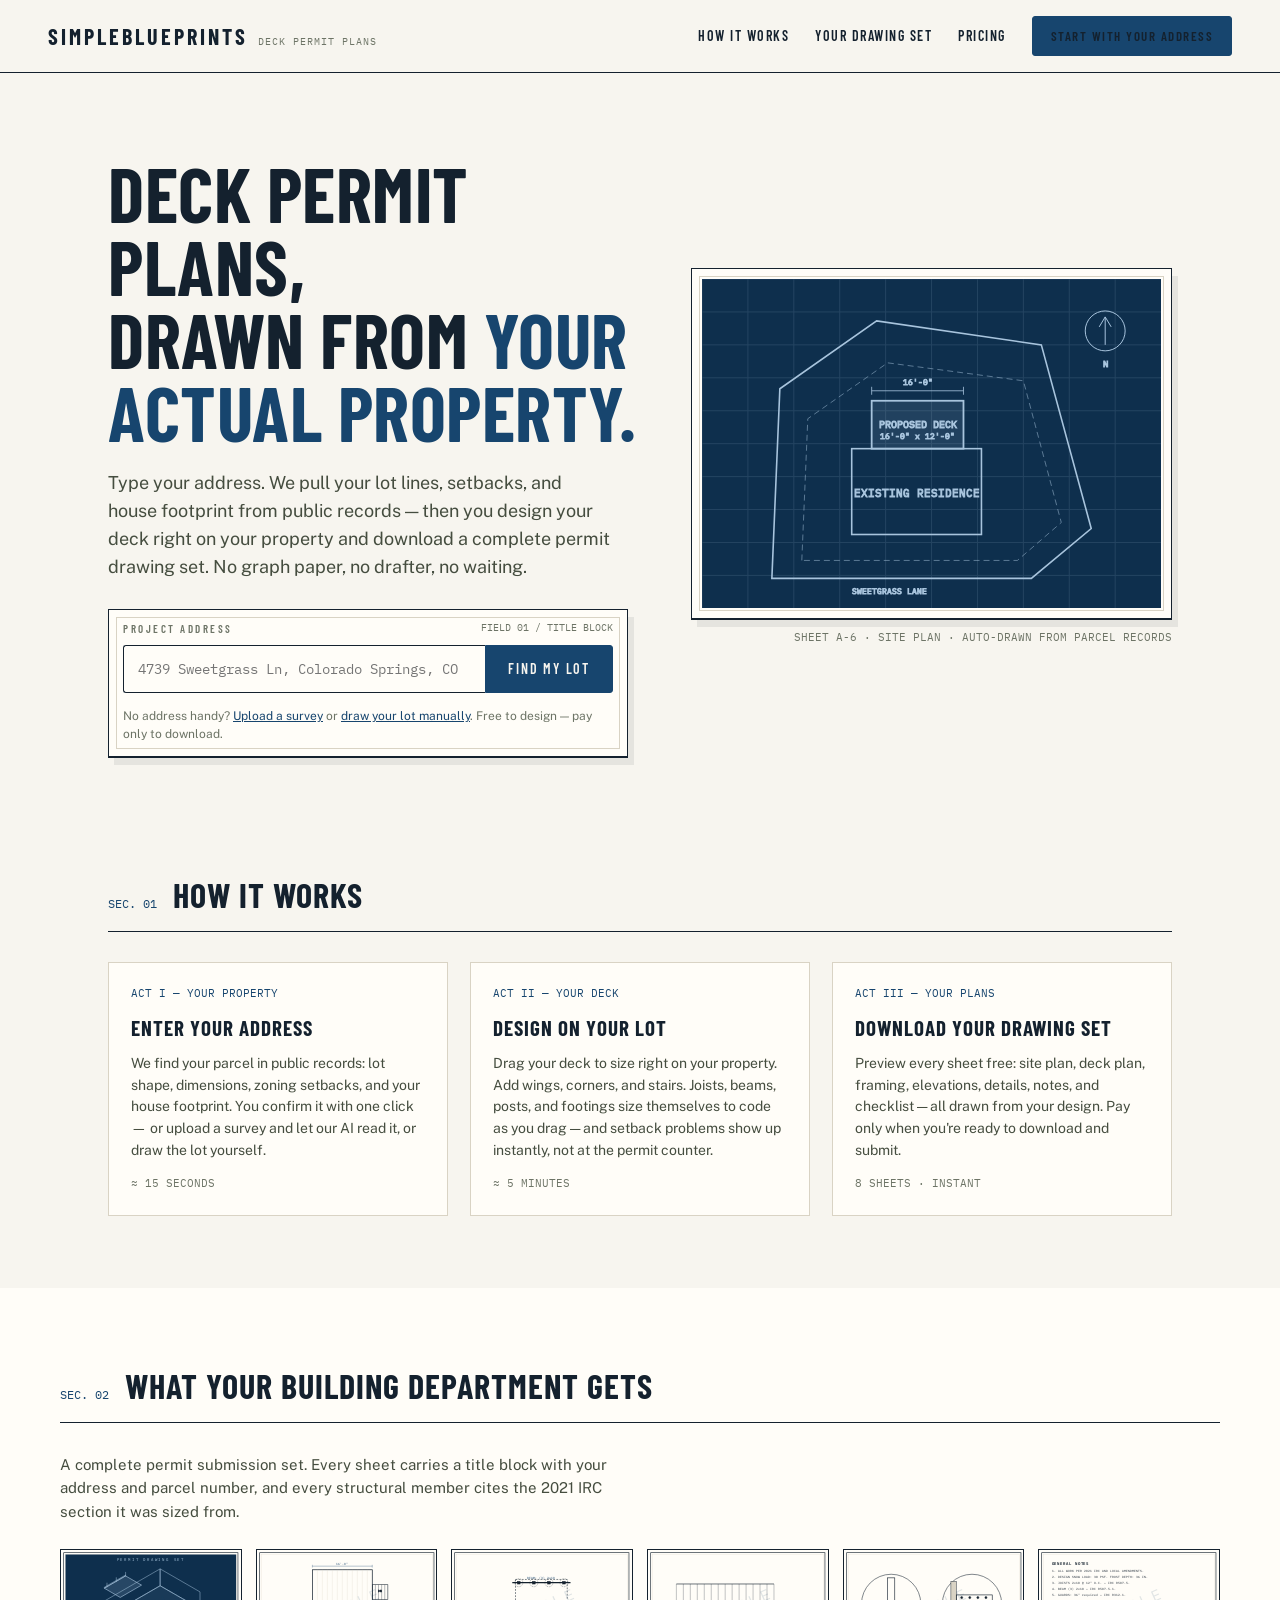
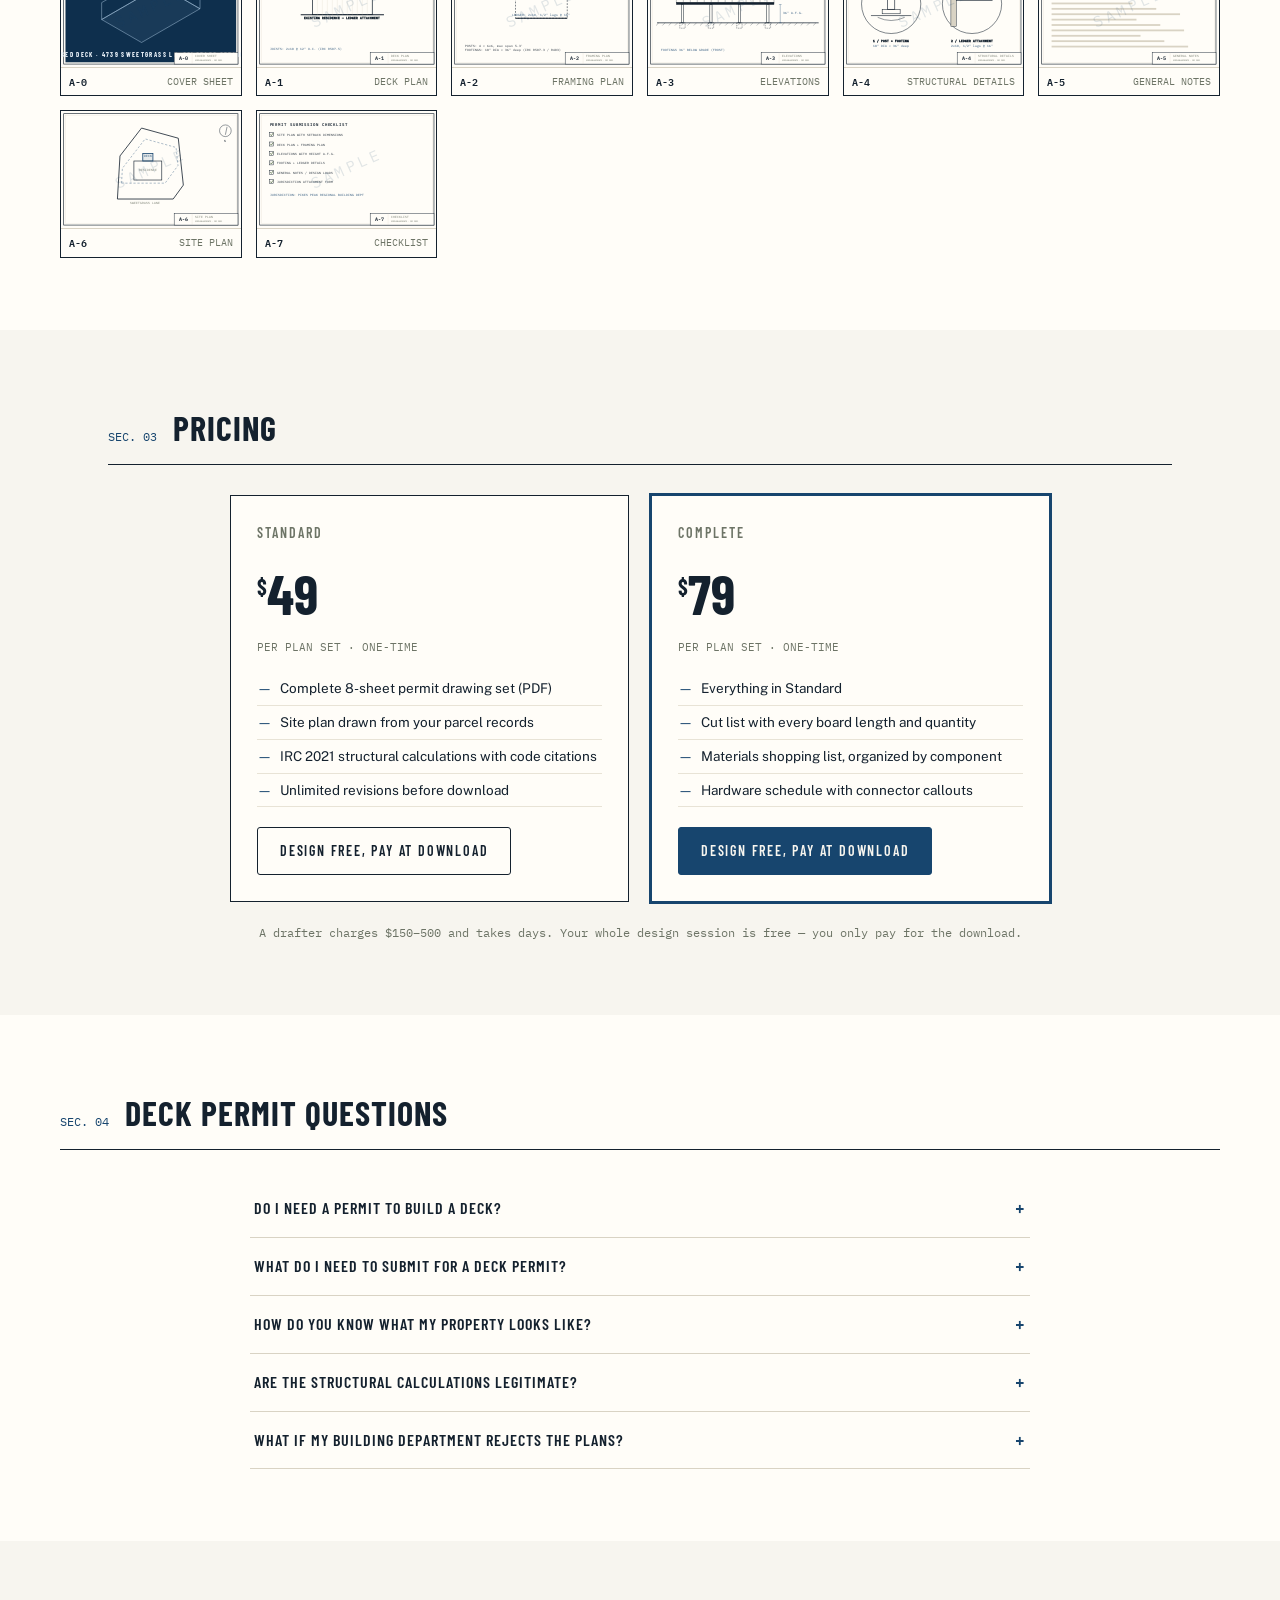
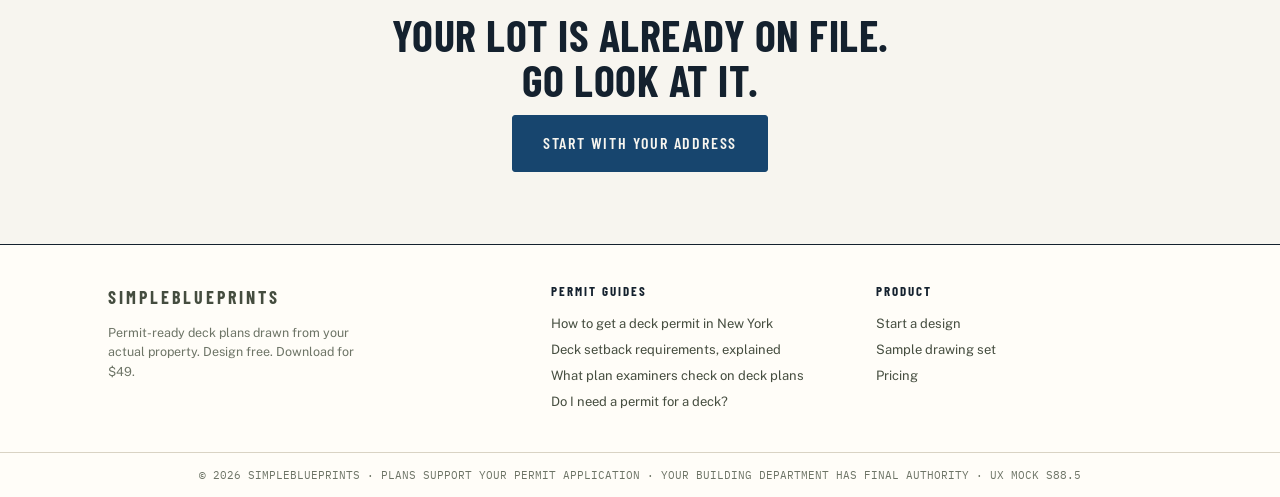
<file: static/index.html>
<!DOCTYPE html>
<html lang="en">
<head>
<meta charset="UTF-8">
<meta name="viewport" content="width=device-width, initial-scale=1.0">
<title>Deck Permit Plans From Your Address | SimpleBlueprints</title>
<meta name="description" content="Permit-ready deck plans drawn from your actual property. Enter your address, design your deck, and download a complete 7-sheet permit drawing set with IRC structural calculations. Free to design, $49 to download.">
<meta name="keywords" content="deck permit plans, permit ready deck plans, deck plan generator, deck blueprint for permit, deck plans for permits">
<link rel="canonical" href="https://simpleblueprints.xyz/">
<meta property="og:type" content="website">
<meta property="og:title" content="Deck Permit Plans From Your Address | SimpleBlueprints">
<meta property="og:description" content="Enter your address. We pull your lot, setbacks, and house from public records, and you design your deck on your actual property. Complete permit drawing set, $49.">
<meta property="og:url" content="https://simpleblueprints.xyz/">
<meta property="og:site_name" content="SimpleBlueprints">
<meta name="twitter:card" content="summary_large_image">
<link rel="icon" href="data:image/svg+xml,<svg xmlns='http://www.w3.org/2000/svg' viewBox='0 0 32 32'><rect width='32' height='32' rx='4' fill='%2317456e'/><path d='M7 24 V10 h18 v14 z M7 17 h18 M13 10 v14' stroke='white' stroke-width='1.6' fill='none'/></svg>">
<link rel="preconnect" href="https://fonts.googleapis.com">
<link rel="preconnect" href="https://fonts.gstatic.com" crossorigin>
<link href="https://fonts.googleapis.com/css2?family=Barlow+Condensed:wght@500;600;700&family=Public+Sans:ital,wght@0,400;0,600;1,400&family=IBM+Plex+Mono:wght@400;500&display=swap" rel="stylesheet">
<link rel="stylesheet" href="/static/css/site.css">
<script type="application/ld+json">
{
  "@context": "https://schema.org",
  "@type": "FAQPage",
  "mainEntity": [
    {"@type": "Question", "name": "Do I need a permit to build a deck?",
     "acceptedAnswer": {"@type": "Answer", "text": "In most jurisdictions, yes. Decks attached to a house, taller than 30 inches, or larger than 200 square feet typically require a building permit with a site plan and structural drawings. Your local building department makes the final call."}},
    {"@type": "Question", "name": "What do I need to submit for a deck permit?",
     "acceptedAnswer": {"@type": "Answer", "text": "Most building departments ask for a site plan showing your lot, house, deck, and setbacks, plus framing plans, elevations, structural details, and general notes. SimpleBlueprints generates all of these as one 8-sheet drawing set from your design."}},
    {"@type": "Question", "name": "How does SimpleBlueprints know my property?",
     "acceptedAnswer": {"@type": "Answer", "text": "We look up your parcel in public records to get your lot shape, dimensions, and zoning setbacks, and detect your house footprint from mapping data. You confirm and adjust everything before designing. You can also upload a property survey or draw your lot manually."}},
    {"@type": "Question", "name": "How much do deck permit plans cost?",
     "acceptedAnswer": {"@type": "Answer", "text": "Designing your deck and previewing every sheet is free. Downloading your complete permit drawing set costs $49, or $79 with a full cut list and materials shopping list. Hiring a drafter typically costs $150 to $500 and takes days."}},
    {"@type": "Question", "name": "Are the structural calculations code-compliant?",
     "acceptedAnswer": {"@type": "Answer", "text": "Joists, beams, posts, and footings are sized from the 2021 International Residential Code prescriptive tables, with the code sections cited on your plans. Your building department always has final authority over approval."}}
  ]
}
</script>
</head>
<body>

<nav class="nav" aria-label="Main">
  <a class="wordmark" href="/">
    <span class="wm-main">SimpleBlueprints</span>
    <span class="wm-sub">DECK PERMIT PLANS</span>
  </a>
  <div class="nav-links">
    <a href="#how">How it works</a>
    <a href="#sheets">Your drawing set</a>
    <a href="#pricing">Pricing</a>
    <a class="btn primary" style="padding:9px 18px;font-size:13px" href="/app">Start with your address</a>
  </div>
</nav>

<header class="hero">
  <div>
    <h1>Deck permit plans,<br>drawn from <span class="accent">your actual property.</span></h1>
    <p class="lede">Type your address. We pull your lot lines, setbacks, and house footprint from public records — then you design your deck right on your property and download a complete permit drawing set. No graph paper, no drafter, no waiting.</p>

    <form class="addr-card sheet" action="/app" method="get" aria-label="Start with your address">
      <div class="addr-head">
        <span class="tb-label">Project address</span>
        <span class="mono" style="font-size:10px;color:var(--mut)">FIELD 01 / TITLE BLOCK</span>
      </div>
      <div class="addr-row">
        <input type="text" name="address" placeholder="4739 Sweetgrass Ln, Colorado Springs, CO" autocomplete="street-address" aria-label="Property address">
        <button class="btn primary" type="submit">Find my lot</button>
      </div>
      <p class="addr-alt">No address handy? <a href="/app?mode=survey">Upload a survey</a> or <a href="/app?mode=manual">draw your lot manually</a>. Free to design — pay only to download.</p>
    </form>
  </div>

  <figure class="hero-fig">
    <div class="sheet" style="padding:10px">
      <!-- cyanotype site plan vignette -->
      <svg viewBox="0 0 460 330" role="img" aria-label="Sample site plan drawing of a lot with a house and deck">
        <rect width="460" height="330" fill="#0e2f4d"/>
        <g stroke="#a8c4dd" fill="none" stroke-width="1">
          <g opacity=".14">
            <path d="M0 0 H460 M0 33 H460 M0 66 H460 M0 99 H460 M0 132 H460 M0 165 H460 M0 198 H460 M0 231 H460 M0 264 H460 M0 297 H460"/>
            <path d="M0 0 V330 M46 0 V330 M92 0 V330 M138 0 V330 M184 0 V330 M230 0 V330 M276 0 V330 M322 0 V330 M368 0 V330 M414 0 V330"/>
          </g>
          <polygon points="70,300 78,110 175,42 340,66 390,250 330,300" stroke-width="1.6"/>
          <polygon points="100,282 106,140 186,84 322,102 360,244 316,282" stroke-dasharray="6 4" opacity=".5"/>
          <rect x="150" y="170" width="130" height="86" stroke-width="1.6"/>
          <text x="215" y="218" fill="#a8c4dd" font-family="IBM Plex Mono, monospace" font-size="11" text-anchor="middle">EXISTING RESIDENCE</text>
          <rect x="170" y="122" width="92" height="48" stroke-width="1.8" fill="#a8c4dd" fill-opacity=".12"/>
          <text x="216" y="149" fill="#e9f1f8" font-family="IBM Plex Mono, monospace" font-size="10" text-anchor="middle">PROPOSED DECK</text>
          <text x="216" y="160" fill="#a8c4dd" font-family="IBM Plex Mono, monospace" font-size="8.5" text-anchor="middle">16'-0" x 12'-0"</text>
          <path d="M170 112 H262 M170 108 V116 M262 108 V116" stroke-width=".8"/>
          <text x="216" y="106" fill="#a8c4dd" font-family="IBM Plex Mono, monospace" font-size="8" text-anchor="middle">16'-0"</text>
          <circle cx="404" cy="52" r="20"/><path d="M404 66 V38 M404 38 l-6 10 M404 38 l6 10"/>
          <text x="404" y="88" fill="#a8c4dd" font-family="IBM Plex Mono, monospace" font-size="9" text-anchor="middle">N</text>
          <text x="150" y="316" fill="#a8c4dd" font-family="IBM Plex Mono, monospace" font-size="8.5">SWEETGRASS LANE</text>
        </g>
      </svg>
    </div>
    <figcaption class="cap">SHEET A-6 · SITE PLAN · AUTO-DRAWN FROM PARCEL RECORDS</figcaption>
  </figure>
</header>

<section class="section" id="how" aria-labelledby="how-h">
  <div class="sec-head"><span class="sec-no">SEC. 01</span><h2 id="how-h">How it works</h2></div>
  <div class="acts">
    <article class="act">
      <div class="act-tag">ACT I — YOUR PROPERTY</div>
      <h3>Enter your address</h3>
      <p>We find your parcel in public records: lot shape, dimensions, zoning setbacks, and your house footprint. You confirm it with one click — or upload a survey and let our AI read it, or draw the lot yourself.</p>
      <div class="act-time">≈ 15 SECONDS</div>
    </article>
    <article class="act">
      <div class="act-tag">ACT II — YOUR DECK</div>
      <h3>Design on your lot</h3>
      <p>Drag your deck to size right on your property. Add wings, corners, and stairs. Joists, beams, posts, and footings size themselves to code as you drag — and setback problems show up instantly, not at the permit counter.</p>
      <div class="act-time">≈ 5 MINUTES</div>
    </article>
    <article class="act">
      <div class="act-tag">ACT III — YOUR PLANS</div>
      <h3>Download your drawing set</h3>
      <p>Preview every sheet free: site plan, deck plan, framing, elevations, details, notes, and checklist — all drawn from your design. Pay only when you're ready to download and submit.</p>
      <div class="act-time">8 SHEETS · INSTANT</div>
    </article>
  </div>
</section>

<section class="section" id="sheets" aria-labelledby="sheets-h" style="background:var(--paper);max-width:none">
  <div style="max-width:1160px;margin:0 auto">
    <div class="sec-head"><span class="sec-no">SEC. 02</span><h2 id="sheets-h">What your building department gets</h2></div>
    <p style="max-width:64ch;margin-bottom:26px;color:#454d3f;font-size:15px">A complete permit submission set. Every sheet carries a title block with your address and parcel number, and every structural member cites the 2021 IRC section it was sized from.</p>
    <div class="sheets-strip" id="sample-sheets"><!-- filled by JS --></div>
  </div>
</section>

<section class="section" id="pricing" aria-labelledby="pricing-h">
  <div class="sec-head"><span class="sec-no">SEC. 03</span><h2 id="pricing-h">Pricing</h2></div>
  <div class="pricing">
    <div class="price-card">
      <div class="pc-tier">Standard</div>
      <div class="pc-price"><span>$</span>49</div>
      <div class="pc-per">PER PLAN SET · ONE-TIME</div>
      <ul>
        <li>Complete 8-sheet permit drawing set (PDF)</li>
        <li>Site plan drawn from your parcel records</li>
        <li>IRC 2021 structural calculations with code citations</li>
        <li>Unlimited revisions before download</li>
      </ul>
      <a class="btn ghost" href="/app">Design free, pay at download</a>
    </div>
    <div class="price-card featured">
      <div class="pc-tier">Complete</div>
      <div class="pc-price"><span>$</span>79</div>
      <div class="pc-per">PER PLAN SET · ONE-TIME</div>
      <ul>
        <li>Everything in Standard</li>
        <li>Cut list with every board length and quantity</li>
        <li>Materials shopping list, organized by component</li>
        <li>Hardware schedule with connector callouts</li>
      </ul>
      <a class="btn primary" href="/app">Design free, pay at download</a>
    </div>
  </div>
  <p style="text-align:center;margin-top:22px;font-family:var(--mono);font-size:12px;color:var(--mut)">A drafter charges $150–500 and takes days. Your whole design session is free — you only pay for the download.</p>
</section>

<section class="section" aria-labelledby="faq-h" style="background:var(--paper);max-width:none">
  <div style="max-width:1160px;margin:0 auto">
    <div class="sec-head"><span class="sec-no">SEC. 04</span><h2 id="faq-h">Deck permit questions</h2></div>
    <div class="faq">
      <details>
        <summary>Do I need a permit to build a deck?</summary>
        <p class="faq-a">In most jurisdictions, yes. Decks attached to a house, taller than 30 inches above grade, or larger than about 200 square feet typically require a building permit — which means a site plan and structural drawings. Your local building department makes the final call, and it's always worth a phone call to confirm before you build.</p>
      </details>
      <details>
        <summary>What do I need to submit for a deck permit?</summary>
        <p class="faq-a">Most departments want a site plan showing your lot, house, the proposed deck, and setback distances; a framing plan; elevations; structural details for footings, posts, and the ledger connection; and general notes. SimpleBlueprints generates all of these from one design session, in one drawing set.</p>
      </details>
      <details>
        <summary>How do you know what my property looks like?</summary>
        <p class="faq-a">We look up your parcel in public records to get your lot boundary, dimensions, and zoning setbacks, and detect your house footprint from public mapping data. Nothing is submitted anywhere — you confirm and adjust everything yourself before designing. If records for your lot are thin, upload your property survey and our AI will read it, or draw the lot manually.</p>
      </details>
      <details>
        <summary>Are the structural calculations legitimate?</summary>
        <p class="faq-a">Joists, beams, posts, and footings are sized from the 2021 International Residential Code prescriptive tables (R507), adjusted for your snow load and frost depth, with the code sections printed on your plans. Plans support your permit application; the building department always has final authority.</p>
      </details>
      <details>
        <summary>What if my building department rejects the plans?</summary>
        <p class="faq-a">Come back, revise your design, and re-download — revisions to a purchased plan set are free. Departments usually mark up exactly what they want changed, and most changes take minutes in the designer.</p>
      </details>
    </div>
  </div>
</section>

<section class="section" style="text-align:center">
  <h2 class="disp" style="font-size:clamp(26px,4vw,44px);margin-bottom:12px">Your lot is already on file.<br>Go look at it.</h2>
  <a class="btn primary" style="font-size:16px;padding:15px 30px" href="/app">Start with your address</a>
</section>

<footer class="footer">
  <div class="f-grid">
    <div>
      <a class="wordmark" href="/" style="margin-bottom:8px"><span class="wm-main" style="font-size:18px">SimpleBlueprints</span></a>
      <p style="font-size:12.5px;color:var(--mut);max-width:34ch">Permit-ready deck plans drawn from your actual property. Design free. Download for $49.</p>
    </div>
    <div>
      <h4>Permit guides</h4>
      <a href="#" title="Planned content">How to get a deck permit in New York</a>
      <a href="#" title="Planned content">Deck setback requirements, explained</a>
      <a href="#" title="Planned content">What plan examiners check on deck plans</a>
      <a href="#" title="Planned content">Do I need a permit for a deck?</a>
    </div>
    <div>
      <h4>Product</h4>
      <a href="/app">Start a design</a>
      <a href="#sheets">Sample drawing set</a>
      <a href="#pricing">Pricing</a>
    </div>
  </div>
  <div class="f-legal">© 2026 SIMPLEBLUEPRINTS · PLANS SUPPORT YOUR PERMIT APPLICATION · YOUR BUILDING DEPARTMENT HAS FINAL AUTHORITY · UX MOCK S88.5</div>
</footer>

<script src="/static/js/spec.js"></script>
<script src="/static/js/sheets.js"></script>
<script>
// Render the 7 sample sheet thumbnails from a canned demo design
document.addEventListener('DOMContentLoaded', function () {
  var demo = SBPSheets.demoState();
  var strip = document.getElementById('sample-sheets');
  SBPSheets.sheetList().forEach(function (s) {
    var d = document.createElement('div');
    d.className = 'sheet-thumb';
    d.innerHTML = SBPSheets.render(s.id, demo, { thumb: true }) +
      '<div class="st-cap"><b>' + s.no + '</b><span>' + s.name + '</span></div>';
    strip.appendChild(d);
  });
});
</script>
</body>
</html>
</file>
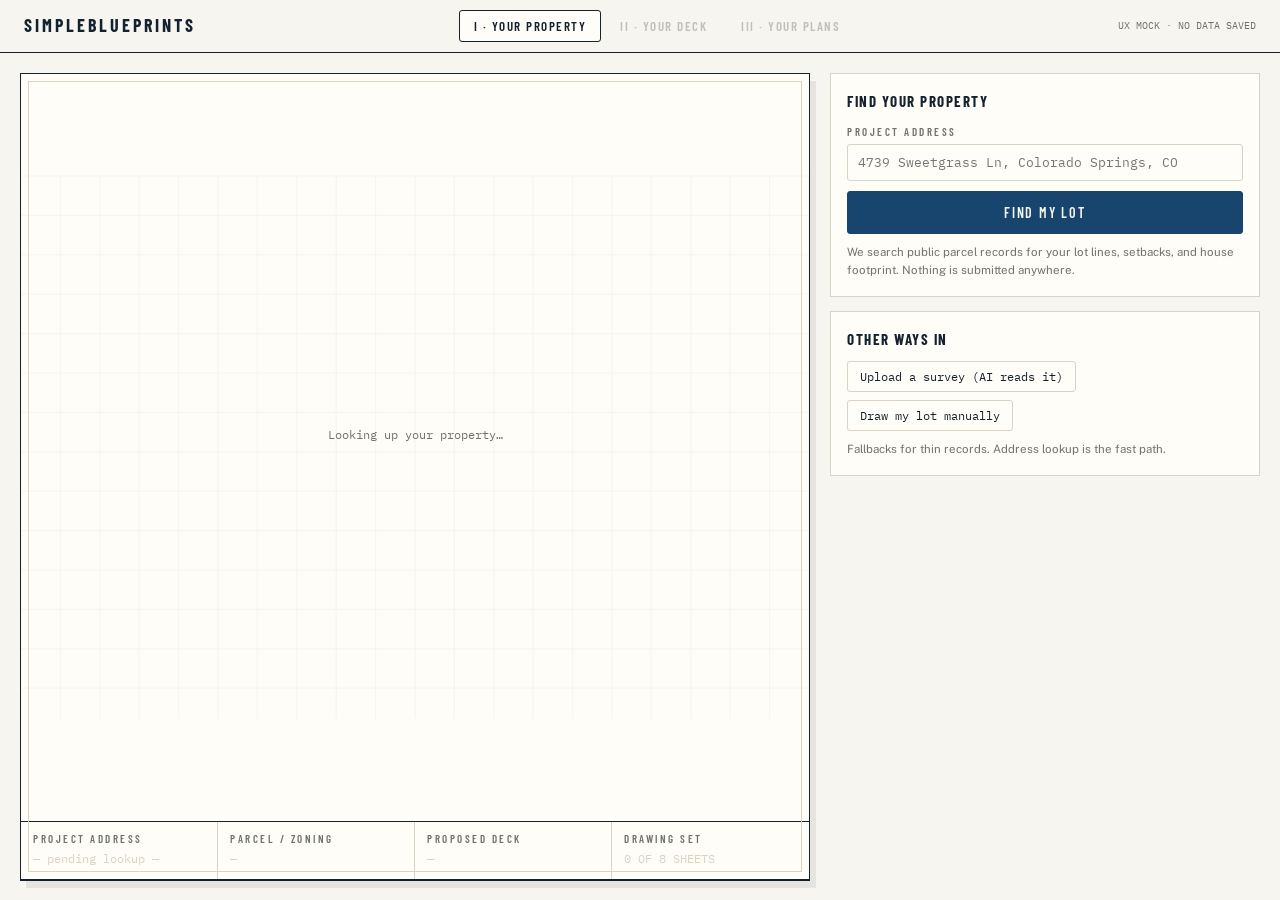
<file: static/app.html>
<!DOCTYPE html>
<html lang="en">
<head>
<meta charset="UTF-8">
<meta name="viewport" content="width=device-width, initial-scale=1.0">
<title>Design your deck | SimpleBlueprints</title>
<meta name="robots" content="noindex">
<link rel="icon" href="data:image/svg+xml,<svg xmlns='http://www.w3.org/2000/svg' viewBox='0 0 32 32'><rect width='32' height='32' rx='4' fill='%2317456e'/><path d='M7 24 V10 h18 v14 z M7 17 h18 M13 10 v14' stroke='white' stroke-width='1.6' fill='none'/></svg>">
<link rel="preconnect" href="https://fonts.googleapis.com">
<link rel="preconnect" href="https://fonts.gstatic.com" crossorigin>
<link href="https://fonts.googleapis.com/css2?family=Barlow+Condensed:wght@500;600;700&family=Public+Sans:ital,wght@0,400;0,600;1,400&family=IBM+Plex+Mono:wght@400;500&display=swap" rel="stylesheet">
<link rel="stylesheet" href="/static/css/site.css">
</head>
<body>
<div class="app-shell">

  <div class="app-top">
    <a class="wordmark" href="/">
      <span class="wm-main" style="font-size:18px">SimpleBlueprints</span>
    </a>
    <nav class="acts-nav" aria-label="Journey">
      <button class="anav active" id="nav-act1">I · Your property</button>
      <button class="anav" id="nav-act2" disabled>II · Your deck</button>
      <button class="anav" id="nav-act3" disabled>III · Your plans</button>
    </nav>
    <span class="mono" style="font-size:10px;color:var(--mut)">UX MOCK · NO DATA SAVED</span>
  </div>

  <main class="app-main" id="app-main">
    <!-- STAGE: the drawing sheet -->
    <section class="stage" aria-label="Drawing stage">
      <div class="sheet">
        <div class="stage-canvas" id="stage-canvas">
          <div class="canvas-hud" id="canvas-hud"></div>
          <svg id="stage-svg" viewBox="0 0 900 620" preserveAspectRatio="xMidYMid meet" role="img" aria-label="Property and deck design canvas"></svg>
        </div>
        <!-- SIGNATURE: the live title block. It fills in as the set comes into existence. -->
        <div class="titleblock" id="titleblock">
          <div class="tb-cell"><span class="tb-label">Project address</span><div class="tb-val empty" id="tb-address">— pending lookup —</div></div>
          <div class="tb-cell"><span class="tb-label">Parcel / zoning</span><div class="tb-val empty" id="tb-parcel">—</div></div>
          <div class="tb-cell"><span class="tb-label">Proposed deck</span><div class="tb-val empty" id="tb-deck">—</div></div>
          <div class="tb-cell"><span class="tb-label">Drawing set</span><div class="tb-val empty" id="tb-set">0 OF 7 SHEETS</div></div>
        </div>
      </div>
    </section>

    <!-- RAIL: context-sensitive per act -->
    <aside class="rail" id="rail" aria-label="Controls"></aside>
  </main>
</div>

<div id="lightbox-root"></div>

<script src="/static/js/spec.js"></script>
<script src="/static/js/sheets.js"></script>
<script src="/static/js/canvas.js"></script>
<script src="/static/js/journey.js"></script>
</body>
</html>
</file>
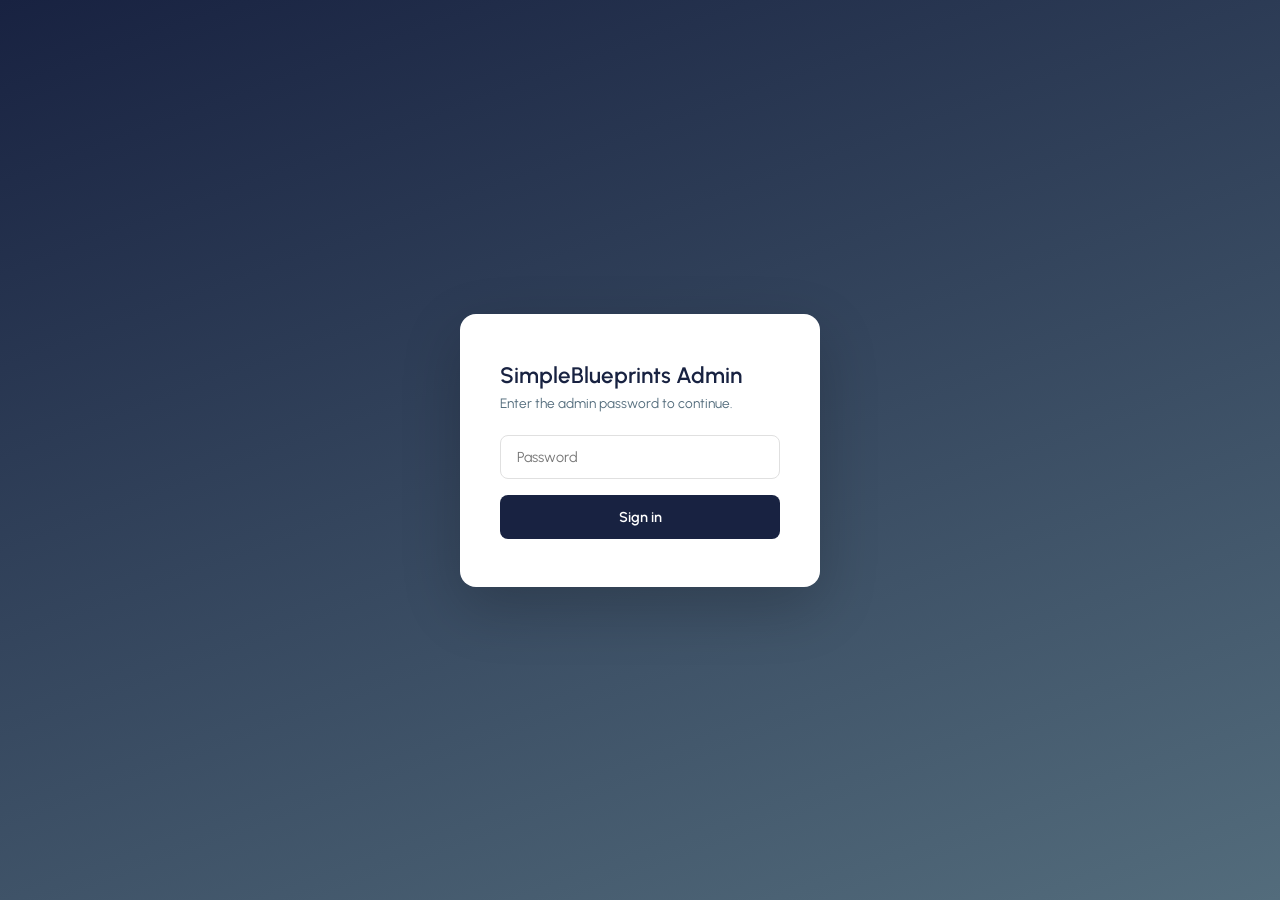
<file: backend/static/admin.html>
<!DOCTYPE html>
<html lang="en">
<head>
<meta charset="UTF-8"/>
<meta name="viewport" content="width=device-width, initial-scale=1.0"/>
<title>SimpleBlueprints Admin</title>
<link href="https://fonts.googleapis.com/css2?family=Urbanist:wght@300;400;500;600;700&display=swap" rel="stylesheet"/>
<style>
  :root { --navy:#182241; --navy-mid:#536c7c; --bg:#f7f7f7; --white:#fff; --border:#e0e0e0; --green:#2d6a2d; --orange:#b35a00; --red:#c0392b; }
  *{margin:0;padding:0;box-sizing:border-box}
  body{background:var(--bg);color:var(--navy);font-family:'Urbanist',sans-serif}

  .login-wrap{min-height:100vh;display:flex;align-items:center;justify-content:center;background:linear-gradient(160deg,#182241,#536c7c)}
  .login-box{background:var(--white);padding:48px 40px;border-radius:16px;width:360px;box-shadow:0 20px 60px rgba(0,0,0,.2)}
  .login-box h1{font-size:1.4rem;font-weight:600;margin-bottom:6px}
  .login-box p{font-size:.85rem;color:var(--navy-mid);margin-bottom:24px}
  .login-box input{width:100%;border:1px solid var(--border);padding:12px 16px;border-radius:8px;font-family:inherit;font-size:.9rem;margin-bottom:16px;outline:none}
  .login-box input:focus{border-color:var(--navy-mid)}
  .login-box button{width:100%;background:var(--navy);color:var(--white);border:none;padding:13px;border-radius:8px;font-family:inherit;font-size:.9rem;font-weight:600;cursor:pointer}
  .login-box button:hover{background:#2a3a5c}
  .login-error{color:var(--red);font-size:.82rem;margin-bottom:12px;display:none}

  .dash{display:none}
  .dash.active{display:block}
  .dash-nav{background:var(--navy);padding:16px 40px;display:flex;align-items:center;justify-content:space-between}
  .dash-nav h1{color:var(--white);font-size:1.1rem;font-weight:600}
  .dash-nav .phase-tag{display:inline-block;margin-left:12px;font-size:.68rem;font-weight:700;text-transform:uppercase;letter-spacing:.1em;color:rgba(255,255,255,.85);background:rgba(255,255,255,.14);padding:3px 10px;border-radius:12px;vertical-align:middle}
  .dash-nav-right{display:flex;gap:16px;align-items:center}
  .dash-nav a{color:rgba(255,255,255,.7);font-size:.82rem;text-decoration:none;cursor:pointer}
  .dash-nav a:hover{color:var(--white)}
  .dash-body{max-width:1200px;margin:0 auto;padding:32px 40px}

  .section-label{font-size:.7rem;font-weight:700;text-transform:uppercase;letter-spacing:.12em;color:var(--navy-mid);margin-bottom:12px;margin-top:8px}

  .controls{display:flex;align-items:center;gap:8px;flex-wrap:wrap;margin-bottom:24px}
  .controls .lbl{font-size:.72rem;font-weight:700;text-transform:uppercase;letter-spacing:.1em;color:var(--navy-mid);margin-right:2px}
  .pill{background:var(--white);border:1px solid var(--border);color:var(--navy-mid);padding:6px 14px;border-radius:20px;font-family:inherit;font-size:.8rem;font-weight:600;cursor:pointer}
  .pill:hover{border-color:var(--navy-mid)}
  .pill.active{background:var(--navy);border-color:var(--navy);color:var(--white)}
  .controls .spacer{width:16px}
  .compare-note{font-size:.78rem;color:var(--navy-mid);margin-left:auto}

  .stat-cards{display:grid;grid-template-columns:repeat(4,1fr);gap:20px;margin-bottom:20px}
  .stat-card{background:var(--white);border:1px solid var(--border);border-radius:12px;padding:24px}
  .stat-card .label{font-size:.75rem;font-weight:600;text-transform:uppercase;letter-spacing:.08em;color:var(--navy-mid);margin-bottom:8px}
  .stat-card .value{font-size:2rem;font-weight:600;color:var(--navy)}
  .stat-card .value.green{color:var(--green)}
  .stat-card .value.muted{color:var(--navy-mid)}
  .stat-card .sub{font-size:.78rem;color:var(--navy-mid);margin-top:4px}
  .delta-up{color:var(--green);font-weight:700}
  .delta-down{color:var(--red);font-weight:700}
  .delta-flat{color:var(--navy-mid);font-weight:600}

  .section-title{font-size:1.1rem;font-weight:600;margin-bottom:16px;color:var(--navy)}
  .card{background:var(--white);border:1px solid var(--border);border-radius:12px;padding:24px;margin-bottom:24px}
  .card .note{font-size:.78rem;color:var(--navy-mid);margin-bottom:14px}

  .grid-2{display:grid;grid-template-columns:1fr 1fr;gap:24px;margin-bottom:0}
  .grid-2 .card{margin-bottom:24px}

  table{width:100%;border-collapse:collapse}
  th{text-align:left;font-size:.72rem;font-weight:600;text-transform:uppercase;letter-spacing:.07em;color:var(--navy-mid);padding:10px 12px;border-bottom:2px solid var(--border)}
  td{padding:11px 12px;font-size:.84rem;color:var(--navy);border-bottom:1px solid var(--border)}
  tr:last-child td{border-bottom:none}
  tr:hover td{background:rgba(83,108,124,.04)}
  .num{text-align:right}
  th.num{text-align:right}
  .empty-msg{color:var(--navy-mid);font-size:.84rem;text-align:center;padding:18px 0}

  .bar-chart{display:flex;align-items:flex-end;gap:8px;height:160px;padding:24px 0 0}
  .bar-col{display:flex;flex-direction:column;align-items:center;gap:4px;flex:1;min-width:0;justify-content:flex-end}
  .bar{border-radius:4px 4px 0 0;width:100%;min-height:4px;transition:height .3s}
  .bar.navy{background:var(--navy)}
  .bar.green{background:var(--green)}
  .bar.mid{background:var(--navy-mid)}
  .bar-label{font-size:.65rem;color:var(--navy-mid);font-weight:500;text-align:center;line-height:1.2;max-height:2.4em;overflow:hidden;word-break:break-word;width:100%}
  .bar-value{font-size:.72rem;font-weight:600;color:var(--navy)}

  .funnel-row{display:flex;align-items:center;gap:14px;padding:7px 0}
  .funnel-label{width:150px;font-size:.84rem;font-weight:600;color:var(--navy);flex-shrink:0}
  .funnel-track{flex:1;background:#eef0f3;border-radius:6px;height:26px;position:relative;overflow:hidden}
  .funnel-bar{background:var(--navy);height:100%;border-radius:6px;min-width:2px;transition:width .3s}
  .funnel-bar.future{background:#c6ccd6}
  .funnel-nums{width:190px;flex-shrink:0;font-size:.78rem;color:var(--navy-mid);text-align:right}
  .funnel-nums b{color:var(--navy);font-size:.86rem}
  .funnel-drop{color:var(--red);font-weight:600}
  .funnel-future-tag{font-size:.68rem;font-weight:700;text-transform:uppercase;letter-spacing:.08em;color:var(--navy-mid)}

  .export-btn{background:var(--navy);color:var(--white);border:none;padding:10px 24px;border-radius:8px;font-family:inherit;font-size:.84rem;font-weight:600;cursor:pointer}
  .export-btn:hover{background:#2a3a5c}
  .tools-toggle{cursor:pointer;user-select:none}
  .tools-body{display:none;margin-top:16px}
  .tools-body.open{display:block}
  .tools-row{display:flex;gap:12px;flex-wrap:wrap;margin-bottom:16px}
  pre.json{background:#f2f3f5;border:1px solid var(--border);border-radius:8px;padding:14px;font-size:.72rem;max-height:320px;overflow:auto;margin-top:8px}

  .tag{display:inline-block;font-size:.7rem;font-weight:600;padding:3px 8px;border-radius:12px}
  .tag-yes{background:#e8f4e8;color:#2d6a2d}
  .tag-no{background:#f2f3f5;color:#536c7c}

  @media (max-width:900px){
    .stat-cards{grid-template-columns:repeat(2,1fr)}
    .grid-2{grid-template-columns:1fr}
    .dash-body{padding:24px 16px}
    .dash-nav{padding:14px 16px}
    .funnel-nums{width:130px}
    .funnel-label{width:110px;font-size:.76rem}
  }
</style>
</head>
<body>

<div class="login-wrap" id="login-screen">
  <div class="login-box">
    <h1>SimpleBlueprints Admin</h1>
    <p>Enter the admin password to continue.</p>
    <div class="login-error" id="login-error">Invalid password.</div>
    <input type="password" id="admin-pw" placeholder="Password" onkeydown="if(event.key==='Enter')doLogin()"/>
    <button onclick="doLogin()">Sign in</button>
  </div>
</div>

<div class="dash" id="dash">
  <div class="dash-nav">
    <h1>SimpleBlueprints Admin<span class="phase-tag" id="nav-phase"></span></h1>
    <div class="dash-nav-right">
      <a onclick="load()">Refresh</a>
      <a onclick="logout()">Log out</a>
    </div>
  </div>
  <div class="dash-body">

    <div class="controls">
      <span class="lbl">Range</span>
      <button class="pill days-pill active" data-days="7" onclick="setDays(7)">7d</button>
      <button class="pill days-pill" data-days="14" onclick="setDays(14)">14d</button>
      <button class="pill days-pill" data-days="30" onclick="setDays(30)">30d</button>
      <button class="pill days-pill" data-days="60" onclick="setDays(60)">60d</button>
      <button class="pill days-pill" data-days="90" onclick="setDays(90)">90d</button>
      <span class="spacer"></span>
      <span class="lbl">Data</span>
      <button class="pill phase-pill active" data-phase="all" onclick="setPhase('all')">All</button>
      <button class="pill phase-pill" data-phase="testing" onclick="setPhase('testing')">Testing</button>
      <button class="pill phase-pill" data-phase="beta" onclick="setPhase('beta')">Beta</button>
      <button class="pill phase-pill" data-phase="production" onclick="setPhase('production')">Production</button>
      <span class="compare-note" id="compare-note"></span>
    </div>

    <div class="section-label">Overview</div>
    <div class="stat-cards">
      <div class="stat-card"><div class="label">Unique Visitors</div><div class="value" id="ov-visitors">&mdash;</div><div class="sub" id="ov-visitors-d"></div></div>
      <div class="stat-card"><div class="label">Sessions</div><div class="value" id="ov-sessions">&mdash;</div><div class="sub" id="ov-sessions-d"></div></div>
      <div class="stat-card"><div class="label">Engaged Wizard</div><div class="value" id="ov-wizard">&mdash;</div><div class="sub" id="ov-wizard-d"></div></div>
      <div class="stat-card"><div class="label">Plans Generated</div><div class="value green" id="ov-pdfs">&mdash;</div><div class="sub" id="ov-pdfs-d"></div></div>
    </div>
    <div class="stat-cards">
      <div class="stat-card"><div class="label">Property Lookups</div><div class="value" id="ov-lookups">&mdash;</div><div class="sub" id="ov-lookups-d"></div></div>
      <div class="stat-card"><div class="label">Reached Review</div><div class="value" id="ov-review">&mdash;</div><div class="sub" id="ov-review-d"></div></div>
      <div class="stat-card"><div class="label">Purchases</div><div class="value muted" id="ov-purchases">0</div><div class="sub">Stripe not yet live</div></div>
      <div class="stat-card"><div class="label">Revenue</div><div class="value muted" id="ov-revenue">$0.00</div><div class="sub">Stripe not yet live</div></div>
    </div>

    <div class="grid-2">
      <div class="card">
        <div class="section-title" id="chart-visitors-title">Visitors by Day</div>
        <div id="chart-visitors" class="bar-chart"></div>
      </div>
      <div class="card">
        <div class="section-title">Plans Generated by Day</div>
        <div id="chart-pdfs" class="bar-chart"></div>
      </div>
    </div>

    <div class="section-label">Funnel</div>
    <div class="card">
      <div class="note" id="funnel-note"></div>
      <div id="funnel"></div>
    </div>

    <div class="section-label">Address Lookups</div>
    <div class="card">
      <div class="note" id="lookups-note"></div>
      <div id="lookups-stats"></div>
    </div>
    <div class="card">
      <div class="section-title" style="margin-bottom:4px">Addresses looked up</div>
      <div class="note">Every address anyone typed, whether or not it resolved. Failed ones are the useful rows: they are demand we could not serve.</div>
      <div style="overflow-x:auto">
        <table>
          <thead><tr><th>Address</th><th>State</th><th class="num">Attempts</th><th class="num">Resolved</th><th class="num">Failed</th><th class="num">Sessions</th><th>Who</th><th>Last seen</th></tr></thead>
          <tbody id="lookups-tbody"><tr><td colspan="8" class="empty-msg">Loading&hellip;</td></tr></tbody>
        </table>
      </div>
    </div>

    <div class="section-label">Acquisition</div>
    <div class="card">
      <div class="section-title" style="margin-bottom:4px">Channels</div>
      <div class="note" id="acq-note"></div>
      <div style="overflow-x:auto">
        <table>
          <thead><tr><th>Source</th><th>Medium</th><th>Campaign</th><th class="num">Sessions</th><th class="num">Visitors</th></tr></thead>
          <tbody id="channels-tbody"><tr><td colspan="5" class="empty-msg">Loading&hellip;</td></tr></tbody>
        </table>
      </div>
    </div>
    <div class="grid-2">
      <div class="card">
        <div class="section-title">Top Referrers</div>
        <table><thead><tr><th>Referrer</th><th class="num">Sessions</th></tr></thead>
        <tbody id="referrers-tbody"><tr><td colspan="2" class="empty-msg">No data yet</td></tr></tbody></table>
      </div>
      <div class="card">
        <div class="section-title">Landing Paths</div>
        <table><thead><tr><th>Path</th><th class="num">Sessions</th></tr></thead>
        <tbody id="landing-tbody"><tr><td colspan="2" class="empty-msg">No data yet</td></tr></tbody></table>
      </div>
    </div>
    <div class="grid-2">
      <div class="card">
        <div class="section-title">Devices</div>
        <div id="chart-devices" class="bar-chart" style="height:120px"></div>
      </div>
      <div class="card">
        <div class="section-title">Traffic Quality</div>
        <table><tbody id="bots-tbody"></tbody></table>
      </div>
    </div>

    <div class="section-label">Product Quality</div>
    <div class="stat-cards">
      <div class="stat-card"><div class="label">Lookup Events</div><div class="value" id="q-lookups">&mdash;</div><div class="sub" id="q-lookups-sub"></div></div>
      <div class="stat-card"><div class="label">Extraction Success</div><div class="value" id="q-extract">&mdash;</div><div class="sub" id="q-extract-sub"></div></div>
      <div class="stat-card"><div class="label">PDF Success</div><div class="value" id="q-pdf">&mdash;</div><div class="sub" id="q-pdf-sub"></div></div>
      <div class="stat-card"><div class="label">AI Guide Cost</div><div class="value" id="q-ai">&mdash;</div><div class="sub" id="q-ai-sub"></div></div>
    </div>

    <div class="section-label">Users</div>
    <div class="card">
      <div style="display:flex;justify-content:space-between;align-items:center;margin-bottom:16px">
        <div class="section-title" style="margin-bottom:0" id="users-title">Registered Users</div>
        <button class="export-btn" onclick="exportUsersCSV()">Export CSV</button>
      </div>
      <div style="overflow-x:auto">
        <table>
          <thead><tr><th>Email</th><th>Name</th><th>Opted In</th><th>Created</th><th>Last Login</th><th class="num">Plans</th></tr></thead>
          <tbody id="users-tbody"><tr><td colspan="6" class="empty-msg">Loading&hellip;</td></tr></tbody>
        </table>
      </div>
    </div>
    <div class="card">
      <div class="section-title">Recent Generations</div>
      <div style="overflow-x:auto">
        <table>
          <thead><tr><th>Time</th><th>User</th><th>Size</th><th>Height</th><th>Attach</th><th>Decking</th><th>Stairs</th></tr></thead>
          <tbody id="recent-tbody"><tr><td colspan="8" class="empty-msg">Loading&hellip;</td></tr></tbody>
        </table>
      </div>
    </div>

    <div class="section-label">Admin Tools</div>
    <div class="card">
      <div class="section-title tools-toggle" onclick="toggleTools()" style="margin-bottom:0">Tools <span id="tools-caret" style="font-size:.8rem;color:var(--navy-mid)">(click to expand)</span></div>
      <div class="tools-body" id="tools-body">
        <div class="tools-row">
          <button class="export-btn" onclick="exportUsersCSV()">Export Users CSV</button>
          <button class="export-btn" onclick="loadPlanQuality()">Plan Quality Report</button>
          <button class="export-btn" onclick="downloadTestSuite()">Download Test Suite</button>
          <button class="export-btn" onclick="loadLocations()">Project Locations</button>
        </div>
        <div id="tools-out"></div>
      </div>
    </div>

  </div>
</div>

<script>
var adminPw = '';
var activeDays = 7;
var activePhase = 'all';

function $(id){ return document.getElementById(id); }
function esc(s){ var d=document.createElement('div'); d.textContent=(s==null?'':String(s)); return d.innerHTML; }
function n(v){ return (v==null?0:v).toLocaleString(); }
function pct(a,b){ return b>0 ? Math.round(a/b*100) : 0; }

function doLogin(){
  var pw = $('admin-pw').value;
  fetch('/api/admin/login', {method:'POST', headers:{'Content-Type':'application/json'}, body:JSON.stringify({password:pw})})
    .then(function(r){
      if(!r.ok) throw new Error('bad');
      adminPw = pw;
      $('login-screen').style.display='none';
      $('dash').classList.add('active');
      load();
    })
    .catch(function(){ $('login-error').style.display='block'; });
}
function logout(){ adminPw=''; location.reload(); }

function setDays(d){
  activeDays = d;
  document.querySelectorAll('.days-pill').forEach(function(b){ b.classList.toggle('active', +b.dataset.days===d); });
  load();
}
function setPhase(p){
  activePhase = p;
  document.querySelectorAll('.phase-pill').forEach(function(b){ b.classList.toggle('active', b.dataset.phase===p); });
  load();
}

function load(){
  var hdrs = {'X-Admin-Password': adminPw};
  Promise.all([
    fetch('/admin/api/analytics?days='+activeDays+'&phase='+activePhase, {headers:hdrs}).then(function(r){return r.json();}),
    fetch('/admin/api/stats', {headers:hdrs}).then(function(r){return r.json();})
  ]).then(function(res){
    renderAnalytics(res[0]);
    renderStats(res[1]);
  }).catch(function(e){ console.error('load failed', e); });
}

function delta(cur, prev){
  if(prev===0 && cur===0) return '<span class="delta-flat">&ndash;</span> vs prev';
  if(prev===0) return '<span class="delta-up">new</span> vs prev';
  var ch = Math.round((cur-prev)/prev*100);
  if(ch>0) return '<span class="delta-up">&#9650; '+ch+'%</span> vs prev '+activeDays+'d';
  if(ch<0) return '<span class="delta-down">&#9660; '+Math.abs(ch)+'%</span> vs prev '+activeDays+'d';
  return '<span class="delta-flat">&ndash; 0%</span> vs prev '+activeDays+'d';
}

function renderAnalytics(A){
  var c = A.overview.current, p = A.overview.previous;
  $('nav-phase').textContent = activePhase==='all' ? 'All data' : activePhase;
  $('compare-note').textContent = 'Comparing to the previous '+activeDays+' days';

  $('ov-visitors').textContent = n(c.visitors);   $('ov-visitors-d').innerHTML = delta(c.visitors, p.visitors);
  $('ov-sessions').textContent = n(c.sessions);   $('ov-sessions-d').innerHTML = delta(c.sessions, p.sessions);
  $('ov-wizard').textContent = n(c.wizard_sessions); $('ov-wizard-d').innerHTML = delta(c.wizard_sessions, p.wizard_sessions);
  $('ov-pdfs').textContent = n(c.pdfs);           $('ov-pdfs-d').innerHTML = delta(c.pdfs, p.pdfs);
  $('ov-lookups').textContent = n(c.lookup_sessions); $('ov-lookups-d').innerHTML = delta(c.lookup_sessions, p.lookup_sessions);
  $('ov-review').textContent = n(c.review_sessions);  $('ov-review-d').innerHTML = delta(c.review_sessions, p.review_sessions);
  $('ov-purchases').textContent = n(c.purchases);

  // Daily charts
  barChart('chart-visitors', A.daily.map(function(d){ return {label:d.day.slice(5), value:d.visitors}; }), 'navy');
  barChart('chart-pdfs', A.daily.map(function(d){ return {label:d.day.slice(5), value:d.pdfs}; }), 'green');
  $('chart-visitors-title').textContent = 'Visitors by Day ('+activeDays+'d)';

  // Funnel
  renderFunnel(A.funnel);
  renderLookups(A.lookups);

  // Acquisition
  var since = A.acquisition.tracked_since;
  $('acq-note').textContent = since
    ? 'Session attribution (UTM, referrer, device, bot flag) collected since '+since+'. Older events have no attribution.'
    : 'Session attribution starts collecting with the first visit after this deploy.';
  fillTable('channels-tbody', A.acquisition.by_channel, function(r){
    return '<tr><td>'+esc(r.source)+'</td><td>'+esc(r.medium||'&mdash;')+'</td><td>'+esc(r.campaign||'&mdash;')+'</td><td class="num">'+n(r.sessions)+'</td><td class="num">'+n(r.visitors)+'</td></tr>';
  }, 5);
  fillTable('referrers-tbody', A.acquisition.referrers, function(r){
    return '<tr><td style="word-break:break-all">'+esc(r.referrer)+'</td><td class="num">'+n(r.sessions)+'</td></tr>';
  }, 2);
  fillTable('landing-tbody', A.acquisition.landing, function(r){
    return '<tr><td>'+esc(r.path)+'</td><td class="num">'+n(r.sessions)+'</td></tr>';
  }, 2);
  barChart('chart-devices', A.acquisition.devices.map(function(d){ return {label:d.device, value:d.sessions}; }), 'mid');
  var b = A.acquisition.bots;
  $('bots-tbody').innerHTML =
    '<tr><td>Human sessions</td><td class="num"><b>'+n(b.human_sessions)+'</b></td></tr>'+
    '<tr><td>Bot sessions (excluded from all metrics above)</td><td class="num">'+n(b.bot_sessions)+'</td></tr>';

  // Quality
  var q = A.quality;
  $('q-lookups').textContent = n(q.lookups);
  $('q-lookups-sub').textContent = n(q.survey_uploads)+' survey uploads';
  var exTot = q.extractions||0, exOk = q.extraction_successes||0;
  $('q-extract').textContent = exTot>0 ? pct(exOk, exTot)+'%' : '\u2014';
  $('q-extract-sub').textContent = exTot>0
    ? exOk+'/'+exTot+(q.extraction_avg_ms?', avg '+(q.extraction_avg_ms/1000).toFixed(1)+'s':'')
    : 'No extractions in range';
  var starts = q.pdf_starts||0, done = q.pdf_completes||0, errs = q.pdf_errors||0;
  $('q-pdf').textContent = starts>0 ? pct(done, starts)+'%' : '\u2014';
  $('q-pdf-sub').textContent = done+' delivered, '+errs+' errors, '+starts+' attempts';
  $('q-ai').textContent = '$'+((A.ai.cost_cents||0)/100).toFixed(2);
  $('q-ai-sub').textContent = n(A.ai.messages)+' messages in '+n(A.ai.sessions)+' sessions';
}

function renderLookups(L){
  if(!L){ return; }
  // S104: attempts is the denominator that did not exist before this session --
  // only the success path fired an event, so a failed lookup and a person who
  // never typed an address looked identical in the data.
  var rows = [
    ['Attempts',        n(L.attempts),  ''],
    ['Resolved',        n(L.succeeded), L.attempts>0 ? pct(L.succeeded, L.attempts)+'% of attempts' : ''],
    ['Failed',          n(L.failed),    n(L.failed_no_parcel)+' no parcel &middot; '+n(L.failed_network)+' network'],
    ['Served from cache', n(L.cache_hits), L.succeeded>0 ? pct(L.cache_hits, L.succeeded)+'% of resolved, no API call' : ''],
    ['Sessions',        n(L.sessions),  n(L.sessions_anon)+' not signed in &middot; '+n(L.sessions_auth)+' signed in'],
    ['Distinct visitors', n(L.visitors), n(L.ips)+' distinct IPs']
  ];
  var html = '';
  for(var i=0;i<rows.length;i++){
    html += '<div class="funnel-row"><div class="funnel-label">'+rows[i][0]+'</div>'+
            '<div style="flex:1;font-size:.86rem;color:var(--navy)"><b>'+rows[i][1]+'</b></div>'+
            '<div class="funnel-nums">'+rows[i][2]+'</div></div>';
  }
  $('lookups-stats').innerHTML = html;
  $('lookups-note').textContent = 'Address lookup needs no login, so this is the earliest signal of a real stranger using the product. Bot sessions are excluded.';

  var t = '';
  var addrs = L.addresses || [];
  for(var j=0;j<addrs.length;j++){
    var a = addrs[j];
    t += '<tr><td>'+esc(a.address)+'</td><td>'+esc(a.state)+'</td>'+
         '<td class="num">'+n(a.attempts)+'</td>'+
         '<td class="num">'+n(a.resolved)+'</td>'+
         '<td class="num">'+(a.failed>0 ? '<span class="funnel-drop">'+n(a.failed)+'</span>' : '0')+'</td>'+
         '<td class="num">'+n(a.sessions)+'</td>'+
         '<td>'+(a.ever_signed_in ? 'Signed in' : 'Anonymous')+'</td>'+
         '<td>'+esc(a.last_seen)+'</td></tr>';
  }
  $('lookups-tbody').innerHTML = t || '<tr><td colspan="8" class="empty-msg">No address lookups in this range.</td></tr>';
}

function renderFunnel(steps){
  var live = steps.filter(function(s){ return !s.future; });
  var max = Math.max.apply(null, live.map(function(s){ return s.sessions; }).concat([1]));
  var top = steps[0] ? steps[0].sessions : 0;
  var html = '';
  for(var i=0;i<steps.length;i++){
    var s = steps[i];
    var w = Math.max(2, Math.round(s.sessions/max*100));
    var nums;
    if(s.future && s.sessions===0){
      nums = '<span class="funnel-future-tag">Awaiting Stripe</span>';
      w = 2;
    } else {
      var ofTop = pct(s.sessions, top);
      var stepConv = i>0 && steps[i-1].sessions>0 ? pct(s.sessions, steps[i-1].sessions) : null;
      nums = '<b>'+n(s.sessions)+'</b> &middot; '+ofTop+'% of sessions';
      if(stepConv!==null && i>0){
        nums += stepConv<100 ? ' &middot; <span class="funnel-drop">'+stepConv+'% step</span>' : ' &middot; '+stepConv+'% step';
      }
    }
    html += '<div class="funnel-row"><div class="funnel-label">'+esc(s.label)+'</div>'+
            '<div class="funnel-track"><div class="funnel-bar'+(s.future?' future':'')+'" style="width:'+w+'%"></div></div>'+
            '<div class="funnel-nums">'+nums+'</div></div>';
  }
  $('funnel').innerHTML = html;
  $('funnel-note').textContent = 'Distinct human sessions reaching each stage in the selected range. Step % is conversion from the previous stage.';
}

function barChart(id, data, color){
  var el = $(id);
  if(!data || data.length===0){ el.innerHTML = '<div class="empty-msg" style="width:100%">No data in range</div>'; return; }
  var max = Math.max.apply(null, data.map(function(d){ return d.value; }).concat([1]));
  var html = '';
  data.forEach(function(d){
    var h = Math.max(4, Math.round(d.value/max*100));
    html += '<div class="bar-col"><div class="bar-value">'+n(d.value)+'</div>'+
            '<div class="bar '+color+'" style="height:'+h+'%"></div>'+
            '<div class="bar-label">'+esc(d.label)+'</div></div>';
  });
  el.innerHTML = html;
}

function fillTable(id, rows, rowFn, cols){
  var el = $(id);
  if(!rows || rows.length===0){ el.innerHTML = '<tr><td colspan="'+cols+'" class="empty-msg">No data yet</td></tr>'; return; }
  el.innerHTML = rows.map(rowFn).join('');
}

function fmtTs(ts){
  if(!ts) return '\u2014';
  try { return new Date(ts*1000).toLocaleDateString('en-US',{month:'short',day:'numeric'}); } catch(e){ return '\u2014'; }
}

function renderStats(D){
  var ul = D.user_list || [];
  $('users-title').textContent = 'Registered Users ('+ul.length+')';
  fillTable('users-tbody', ul, function(u){
    return '<tr><td>'+esc(u.email)+'</td><td>'+esc(u.name||'\u2014')+'</td>'+
      '<td>'+(u.opted_in?'<span class="tag tag-yes">Yes</span>':'<span class="tag tag-no">No</span>')+'</td>'+
      '<td>'+fmtTs(u.created)+'</td><td>'+fmtTs(u.last_login)+'</td><td class="num">'+n(u.generations)+'</td></tr>';
  }, 6);
  var recent = (D.recent||[]).slice(0,15);
  fillTable('recent-tbody', recent, function(r){
    return '<tr><td>'+fmtTs(r.time)+'</td><td>'+esc(r.email||r.name||'\u2014')+'</td><td>'+esc(r.size)+'</td>'+
      '<td>'+esc(r.height)+'</td><td>'+esc(r.attachment||'\u2014')+'</td><td>'+esc(r.decking||'\u2014')+'</td>'+
      '<td>'+(r.stairs?'Yes':'No')+'</td></tr>';
  }, 7);
}

function toggleTools(){
  var b = $('tools-body');
  b.classList.toggle('open');
  $('tools-caret').textContent = b.classList.contains('open') ? '(click to collapse)' : '(click to expand)';
}

function exportUsersCSV(){
  fetch('/admin/api/users/csv', {headers:{'X-Admin-Password': adminPw}})
    .then(function(r){ return r.blob(); })
    .then(function(blob){
      var a = document.createElement('a');
      a.href = URL.createObjectURL(blob);
      a.download = 'sbp_users.csv';
      a.click();
      URL.revokeObjectURL(a.href);
    });
}
function loadPlanQuality(){
  $('tools-out').innerHTML = '<div class="empty-msg">Loading&hellip;</div>';
  fetch('/admin/api/plan-quality', {headers:{'X-Admin-Password': adminPw}})
    .then(function(r){ return r.json(); })
    .then(function(j){ $('tools-out').innerHTML = '<pre class="json">'+esc(JSON.stringify(j, null, 2))+'</pre>'; })
    .catch(function(){ $('tools-out').innerHTML = '<div class="empty-msg">Failed to load.</div>'; });
}
function loadLocations(){
  $('tools-out').innerHTML = '<div class="empty-msg">Loading&hellip;</div>';
  fetch('/admin/api/locations', {headers:{'X-Admin-Password': adminPw}})
    .then(function(r){ return r.json(); })
    .then(function(j){ $('tools-out').innerHTML = '<pre class="json">'+esc(JSON.stringify(j, null, 2))+'</pre>'; })
    .catch(function(){ $('tools-out').innerHTML = '<div class="empty-msg">Failed to load.</div>'; });
}
function downloadTestSuite(){
  $('tools-out').innerHTML = '<div class="empty-msg">Generating test suite (can take a minute)&hellip;</div>';
  fetch('/admin/api/generate-test-suite', {headers:{'X-Admin-Password': adminPw}})
    .then(function(r){ if(!r.ok) throw new Error('fail'); return r.blob(); })
    .then(function(blob){
      var a = document.createElement('a');
      a.href = URL.createObjectURL(blob);
      a.download = 'sbp_test_suite.zip';
      a.click();
      URL.revokeObjectURL(a.href);
      $('tools-out').innerHTML = '';
    })
    .catch(function(){ $('tools-out').innerHTML = '<div class="empty-msg">Failed to generate.</div>'; });
}
</script>
</body>
</html>
</file>
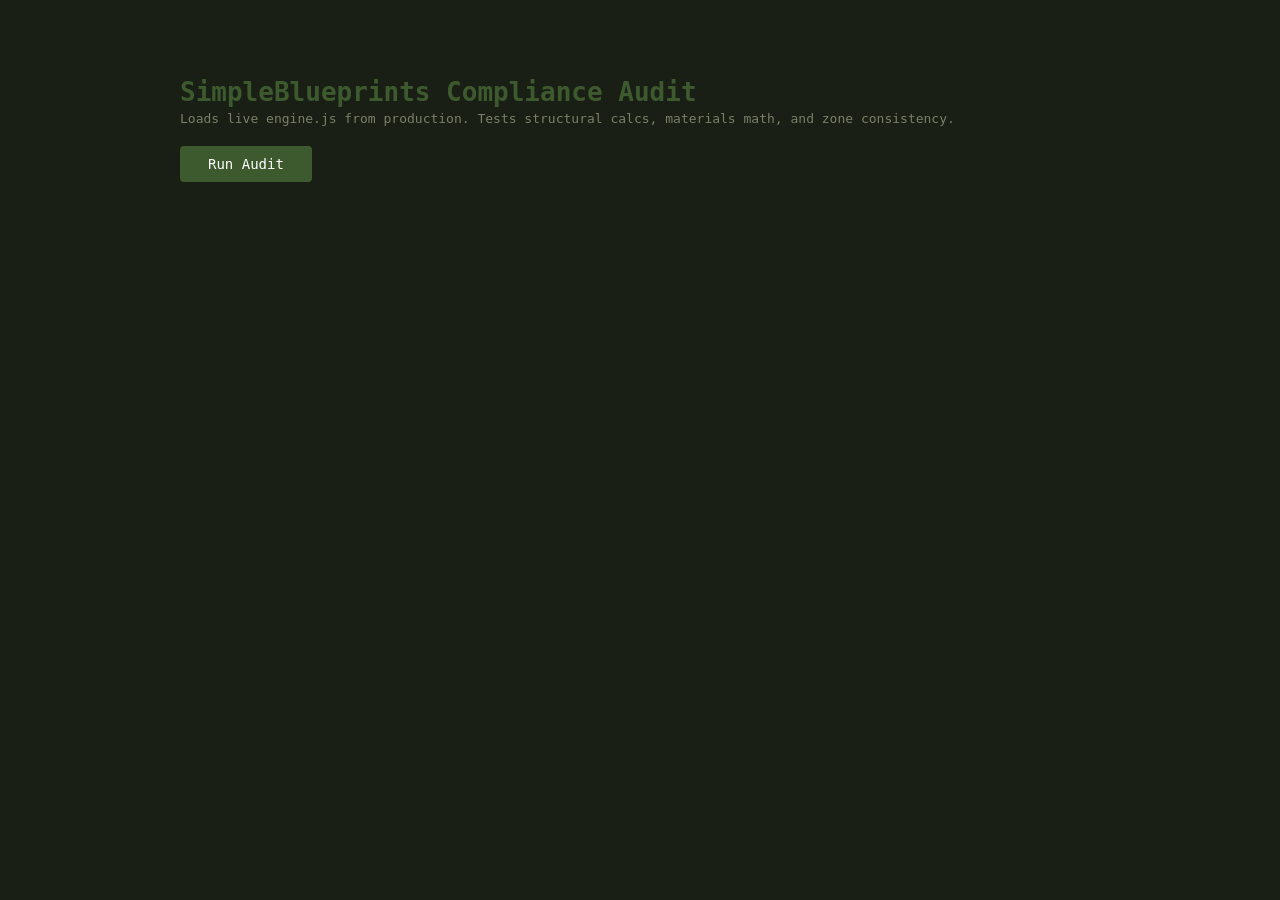
<file: backend/static/tools/compliance_audit.html>
<!DOCTYPE html>
<html>
<head>
<title>SimpleBlueprints Compliance Audit</title>
<style>
  * { box-sizing: border-box; }
  body { font-family: monospace; max-width: 960px; margin: 40px auto; padding: 20px; background: #1a1f16; color: #faf8f3; }
  h1 { color: #3d5a2e; margin-bottom: 4px; }
  .subtitle { color: #7a8068; font-size: 13px; margin-bottom: 20px; }
  button { font-family: monospace; font-size: 14px; padding: 10px 28px; background: #3d5a2e; color: white; border: none; cursor: pointer; border-radius: 4px; }
  button:hover { background: #4d6a3e; }
  button:disabled { opacity: 0.4; cursor: not-allowed; }
  #summary { margin: 16px 0; padding: 12px 16px; border-radius: 6px; font-size: 15px; font-weight: bold; display: none; }
  .summary-pass { background: #1b3a1b; color: #4caf50; border: 1px solid #2e7d32; }
  .summary-warn { background: #3a3a1b; color: #ffa726; border: 1px solid #f57c00; }
  .summary-fail { background: #3a1b1b; color: #ef5350; border: 1px solid #c62828; }
  .config-block { margin: 16px 0; border: 1px solid #2a2f26; border-radius: 6px; overflow: hidden; }
  .config-header { padding: 8px 14px; background: #2a2f26; font-weight: bold; font-size: 13px; cursor: pointer; display: flex; justify-content: space-between; }
  .config-header:hover { background: #333a2e; }
  .config-body { display: none; }
  .config-body.open { display: block; }
  table { width: 100%; border-collapse: collapse; font-size: 12px; }
  th { text-align: left; padding: 5px 10px; background: #222820; color: #7a8068; border-bottom: 1px solid #2a2f26; }
  td { padding: 5px 10px; border-bottom: 1px solid #1e2318; }
  .pass { color: #4caf50; } .fail { color: #ef5350; } .warn { color: #ffa726; } .skip { color: #7a8068; }
  .badge { display: inline-block; padding: 1px 6px; border-radius: 3px; font-size: 11px; font-weight: bold; }
  .badge-pass { background: #1b3a1b; color: #4caf50; }
  .badge-fail { background: #3a1b1b; color: #ef5350; }
  .badge-warn { background: #3a3a1b; color: #ffa726; }
  #loadStatus { color: #7a8068; margin: 10px 0; font-size: 12px; }
</style>
</head>
<body>

<h1>SimpleBlueprints Compliance Audit</h1>
<div class="subtitle">Loads live engine.js from production. Tests structural calcs, materials math, and zone consistency.</div>
<button id="btn" onclick="runAudit()">Run Audit</button>
<div id="loadStatus"></div>
<div id="summary"></div>
<div id="results"></div>

<script>
// ============================================================
// SCRIPT LOADER
// ============================================================
let stairGeomLoaded = false;

function loadScript(url) {
  return new Promise((resolve, reject) => {
    const s = document.createElement('script');
    s.src = url;
    s.onload = () => resolve(true);
    s.onerror = () => reject(new Error('Failed to load: ' + url));
    document.head.appendChild(s);
  });
}

async function loadEngine() {
  const status = document.getElementById('loadStatus');
  // Relative paths — works because this file is served from /static/tools/
  try {
    status.textContent = 'Loading stairGeometry.js...';
    await loadScript('/static/js/stairGeometry.js');
    stairGeomLoaded = true;
    status.textContent = 'stairGeometry.js loaded. Loading engine.js...';
  } catch (e) {
    status.innerHTML = '<span class="warn">stairGeometry.js failed to load. Stair tests will be skipped.</span>';
    stairGeomLoaded = false;
  }
  try {
    await loadScript('/static/js/engine.js');
    status.textContent += ' engine.js loaded.';
    return true;
  } catch (e) {
    status.innerHTML = '<span class="fail">engine.js failed to load. Are you viewing this on the live site? Open at: simpleblueprints.xyz/static/tools/compliance_audit.html</span>';
    return false;
  }
}

// ============================================================
// TEST CONFIGURATIONS
// ============================================================
const CONFIGS = [
  {
    name: "Small 10x8 (Ledger, Moderate, No Snow)",
    p: { width: 10, depth: 8, height: 4, joistSpacing: 16, attachment: "ledger",
         snowLoad: "none", frostZone: "moderate", deckingType: "pressure_treated",
         hasStairs: false, beamType: "dropped" }
  },
  {
    name: "Medium 16x12 (Ledger, Cold, Light Snow)",
    p: { width: 16, depth: 12, height: 6, joistSpacing: 16, attachment: "ledger",
         snowLoad: "light", frostZone: "cold", deckingType: "pressure_treated",
         hasStairs: false, beamType: "dropped" }
  },
  {
    name: "Large 24x14 (Ledger, Cold, Moderate Snow)",
    p: { width: 24, depth: 14, height: 8, joistSpacing: 16, attachment: "ledger",
         snowLoad: "moderate", frostZone: "cold", deckingType: "composite",
         hasStairs: false, beamType: "dropped" },
    knownIssues: ["Joist span may exceed IRC at TL=95 PSF", "Footing may exceed standard sizes"]
  },
  {
    name: "Extreme 30x14 (Ledger, Severe, Heavy Snow)",
    p: { width: 30, depth: 14, height: 8, joistSpacing: 16, attachment: "ledger",
         snowLoad: "heavy", frostZone: "severe", deckingType: "composite",
         hasStairs: false, beamType: "dropped" },
    knownIssues: ["Joist span may exceed IRC at TL=115 PSF", "Footing may exceed standard sizes"]
  },
  {
    name: "Freestanding 12x10 (Moderate, No Snow)",
    p: { width: 12, depth: 10, height: 5, joistSpacing: 16, attachment: "freestanding",
         snowLoad: "none", frostZone: "moderate", deckingType: "pressure_treated",
         hasStairs: false, beamType: "dropped" }
  },
  {
    name: "1-Zone: 16x12 + Right 8x6",
    p: { width: 16, depth: 12, height: 6, joistSpacing: 16, attachment: "ledger",
         snowLoad: "none", frostZone: "cold", deckingType: "pressure_treated",
         hasStairs: false, beamType: "dropped",
         zones: [{ id: 1, attachEdge: "right", w: 8, d: 6, type: "additive" }] }
  },
  {
    name: "2-Zone: 20x12 + Left 8x6 + Right 10x8",
    p: { width: 20, depth: 12, height: 6, joistSpacing: 16, attachment: "ledger",
         snowLoad: "light", frostZone: "cold", deckingType: "pressure_treated",
         hasStairs: false, beamType: "dropped",
         zones: [
           { id: 1, attachEdge: "left", w: 8, d: 6, type: "additive" },
           { id: 2, attachEdge: "right", w: 10, d: 8, type: "additive" }
         ] }
  },
];

// ============================================================
// CHECK FUNCTIONS — each returns { pass: bool, label: string, detail: string, severity: "pass"|"fail"|"warn" }
// ============================================================
function check(pass, label, detail, severity) {
  if (!severity) severity = pass ? "pass" : "fail";
  return { pass, label, detail, severity };
}

function runChecksForConfig(cfg) {
  const results = [];
  const p = cfg.p;
  const knownIssues = cfg.knownIssues || [];

  // 1. calcStructure runs without error
  let c;
  try {
    c = window.calcStructure(p);
    results.push(check(true, "calcStructure()", "Returned successfully"));
  } catch (e) {
    results.push(check(false, "calcStructure()", "THREW: " + e.message));
    return results;
  }

  // 2. estMaterials runs without error
  let m;
  try {
    m = window.estMaterials(p, c);
    results.push(check(true, "estMaterials()", "Returned successfully"));
  } catch (e) {
    results.push(check(false, "estMaterials()", "THREW: " + e.message));
    return results;
  }

  // 3. calcAllZones runs (if zones)
  let zc = null;
  if (p.zones && p.zones.length) {
    try {
      zc = window.calcAllZones(p, c);
      results.push(check(true, "calcAllZones()", "Returned successfully"));
    } catch (e) {
      results.push(check(false, "calcAllZones()", "THREW: " + e.message));
    }
  }

  // --- Structural checks ---

  // 4. Joist span within IRC tables
  const SNOW_MAP = { none: 0, light: 20, moderate: 40, heavy: 60 };
  const DL = p.deckingType === "composite" ? 15 : 12;
  const LL = 40 + (SNOW_MAP[p.snowLoad] || 0);
  const TL = LL + DL;
  const jSpan = p.attachment === "ledger" ? p.depth - 1.5 : p.depth / 2 - 0.75;
  const table = window.JOIST_SPANS;
  let tier = 95;
  for (const t of [50, 60, 75, 95]) { if (TL <= t) { tier = t; break; } }
  const maxSpanForSize = (table[tier] && table[tier][c.joistSize]) ? table[tier][c.joistSize][c.sp] || 0 : 0;
  const maxSpanAny = (table[tier] && table[tier]["2x12"]) ? table[tier]["2x12"][c.sp] || 0 : 0;
  const jSpanOk = jSpan <= maxSpanForSize;
  const isKnownJoist = knownIssues.some(i => i.includes("Joist"));
  results.push(check(jSpanOk, "Joist span within IRC",
    `${jSpan.toFixed(1)}' span, ${c.joistSize} at ${c.sp}" OC allows ${maxSpanForSize}' (TL=${TL} PSF)`,
    jSpanOk ? "pass" : isKnownJoist ? "warn" : "fail"));

  // 5. Joist span does not exceed max 2x12
  const jSpanMaxOk = jSpan <= maxSpanAny;
  results.push(check(jSpanMaxOk, "Joist span within any size",
    `${jSpan.toFixed(1)}' span, max 2x12 allows ${maxSpanAny}' at TL=${TL}`,
    jSpanMaxOk ? "pass" : isKnownJoist ? "warn" : "fail"));

  // 6. Post size minimum 6x6 (IRC R507.8)
  results.push(check(c.postSize === "6x6", "Post size >= 6x6 (IRC R507.8)",
    `Post size: ${c.postSize}`));

  // 7. Post count >= 2
  results.push(check(c.nP >= 2, "Post count >= 2", `${c.nP} posts`));

  // 8. Footing depth >= frost zone
  const FROST_MAP = { warm: 12, moderate: 24, cold: 36, severe: 48 };
  const reqDepth = FROST_MAP[p.frostZone] || 30;
  results.push(check(c.fDepth >= reqDepth, "Footing depth >= frost line",
    `${c.fDepth}" depth, ${p.frostZone} zone requires ${reqDepth}"`));

  // 9. Footing diameter adequate
  const trib = (p.width / Math.max(c.nP - 1, 1)) * p.depth;
  const reqD = Math.sqrt(trib * TL / 1500 / Math.PI) * 2 * 12;
  const fDiamOk = c.fDiam >= reqD;
  const isKnownFooting = knownIssues.some(i => i.includes("Footing"));
  results.push(check(fDiamOk, "Footing diameter adequate",
    `${c.fDiam}" selected, ${reqD.toFixed(1)}" required (trib=${trib.toFixed(0)} SF, TL=${TL})`,
    fDiamOk ? "pass" : isKnownFooting ? "warn" : "fail"));

  // 10. Footing diameter in standard sizes
  const stdSizes = [12, 16, 18, 21, 24, 30, 36, 42];
  results.push(check(stdSizes.includes(c.fDiam), "Footing is standard size",
    `${c.fDiam}" (standard: ${stdSizes.join(', ')})`));

  // 11. Mid-span blocking when span > 7'
  if (jSpan > 7) {
    results.push(check(c.midSpanBlocking === true, "Mid-span blocking required (span > 7')",
      `Blocking: ${c.midSpanBlocking}, count: ${c.blockingCount}`));
  } else {
    results.push(check(true, "Mid-span blocking not required",
      `Span ${jSpan.toFixed(1)}' <= 7'`));
  }

  // 12. Blocking count > 0 when blocking required
  if (c.midSpanBlocking) {
    results.push(check(c.blockingCount > 0, "Blocking count > 0",
      `${c.blockingCount} blocks`));
  }

  // 13. Area = W * D
  results.push(check(c.area === p.width * p.depth, "Area = W x D",
    `${c.area} SF (${p.width} x ${p.depth})`));

  // 14. Rail length positive
  results.push(check(c.railLen > 0, "Rail length > 0", `${c.railLen}'`));

  // --- Materials checks ---

  // 15. Materials subtotal matches sum
  const calcSub = m.items.reduce((s, i) => s + i.qty * i.cost, 0);
  const subOk = Math.abs(m.sub - calcSub) < 0.01;
  results.push(check(subOk, "Materials subtotal math",
    `Reported: $${m.sub.toFixed(2)}, Calculated: $${calcSub.toFixed(2)}`));

  // 16. Materials total = sub * 1.13
  const expTotal = m.sub * 1.13;
  const totalOk = Math.abs(m.total - expTotal) < 0.01;
  results.push(check(totalOk, "Materials total = sub * 1.13",
    `Reported: $${m.total.toFixed(2)}, Expected: $${expTotal.toFixed(2)}`));

  // 17. All material quantities positive
  const allQtyPos = m.items.every(i => i.qty > 0);
  results.push(check(allQtyPos, "All material quantities > 0",
    allQtyPos ? `${m.items.length} items, all positive` : `Found zero/negative qty`));

  // 18. All material costs positive
  const allCostPos = m.items.every(i => i.cost > 0);
  results.push(check(allCostPos, "All material costs > 0",
    allCostPos ? `${m.items.length} items, all positive` : `Found zero/negative cost`));

  // --- Zone checks ---
  if (zc) {
    // 19. Zone total area consistent
    const addZones = p.zones.filter(z => z.type !== "cutout");
    const cutZones = p.zones.filter(z => z.type === "cutout");
    const addArea = addZones.reduce((s, z) => s + (z.w || 8) * (z.d || 6), 0);
    const cutArea = cutZones.reduce((s, z) => s + (z.w || 8) * (z.d || 6), 0);
    const expArea = Math.round(c.area + addArea - cutArea);
    results.push(check(zc.totalArea === expArea, "Zone total area consistent",
      `Reported: ${zc.totalArea} SF, Expected: ${expArea} SF (base ${c.area} + ${addArea} - ${cutArea})`));

    // 20. Zone extra posts > 0
    results.push(check(zc.extraPosts > 0, "Zone extra posts > 0",
      `${zc.extraPosts} extra posts for ${addZones.length} zone(s)`));

    // 21. Zone extra footings = extra posts
    results.push(check(zc.extraFootings === zc.extraPosts, "Zone footings = zone posts",
      `Posts: ${zc.extraPosts}, Footings: ${zc.extraFootings}`));

    // 22. Zone extra items present
    results.push(check(zc.extraItems.length > 0, "Zone extra items present",
      `${zc.extraItems.length} extra line items`));

    // 23. Zone extra subtotal math
    const zcCalcSub = zc.extraItems.reduce((s, i) => s + i.qty * i.cost, 0);
    const zcSubOk = Math.abs(zc.extraSub - zcCalcSub) < 0.01;
    results.push(check(zcSubOk, "Zone extra subtotal math",
      `Reported: $${zc.extraSub.toFixed(2)}, Calculated: $${zcCalcSub.toFixed(2)}`));
  }

  // --- Warning checks ---
  // 24. Warnings array exists
  results.push(check(Array.isArray(c.warnings), "Warnings array exists",
    `${c.warnings.length} warning(s)`));

  // 25. Auto-calc values present
  results.push(check(c.auto && c.auto.joist, "Auto-calc values present",
    `Auto joist: ${c.auto?.joist}, beam: ${c.auto?.beam}`));

  return results;
}

// ============================================================
// RENDER RESULTS
// ============================================================
function renderResults(allResults) {
  const resultsDiv = document.getElementById('results');
  const summaryDiv = document.getElementById('summary');
  let totalPass = 0, totalFail = 0, totalWarn = 0, totalChecks = 0;

  let html = '';
  for (const { name, checks } of allResults) {
    const cPass = checks.filter(r => r.severity === "pass").length;
    const cFail = checks.filter(r => r.severity === "fail").length;
    const cWarn = checks.filter(r => r.severity === "warn").length;
    totalPass += cPass; totalFail += cFail; totalWarn += cWarn; totalChecks += checks.length;

    const headerClass = cFail > 0 ? 'fail' : cWarn > 0 ? 'warn' : 'pass';
    const badge = cFail > 0 ? `<span class="badge badge-fail">${cFail} FAIL</span>`
                : cWarn > 0 ? `<span class="badge badge-warn">${cWarn} KNOWN</span>`
                : `<span class="badge badge-pass">ALL PASS</span>`;

    html += `<div class="config-block">
      <div class="config-header" onclick="this.nextElementSibling.classList.toggle('open')">
        <span>${name} (${cPass}/${checks.length})</span>${badge}
      </div>
      <div class="config-body">
        <table><tr><th>Status</th><th>Check</th><th>Detail</th></tr>`;

    for (const r of checks) {
      const icon = r.severity === "pass" ? "PASS" : r.severity === "warn" ? "KNOWN" : "FAIL";
      html += `<tr>
        <td class="${r.severity}">${icon}</td>
        <td>${r.label}</td>
        <td style="color:#aaa">${r.detail}</td>
      </tr>`;
    }
    html += '</table></div></div>';
  }

  resultsDiv.innerHTML = html;

  const passing = totalPass + totalWarn;
  summaryDiv.style.display = 'block';
  if (totalFail === 0) {
    summaryDiv.className = totalWarn > 0 ? 'summary-warn' : 'summary-pass';
    summaryDiv.textContent = `${passing}/${totalChecks} passing (${totalWarn} known issues, 0 failures)`;
  } else {
    summaryDiv.className = 'summary-fail';
    summaryDiv.textContent = `${passing}/${totalChecks} passing, ${totalFail} FAILURES`;
  }
}

// ============================================================
// MAIN
// ============================================================
async function runAudit() {
  const btn = document.getElementById('btn');
  btn.disabled = true;
  document.getElementById('results').innerHTML = '';
  document.getElementById('summary').style.display = 'none';

  // Only load once
  if (!window.calcStructure) {
    const ok = await loadEngine();
    if (!ok) { btn.disabled = false; return; }
  }

  const allResults = [];
  for (const cfg of CONFIGS) {
    allResults.push({ name: cfg.name, checks: runChecksForConfig(cfg) });
  }
  renderResults(allResults);
  btn.disabled = false;
}
</script>
</body>
</html>
</file>
<file: static/css/site.css>
/* ==========================================================================
   SIMPLEBLUEPRINTS -- drafting-table design system (S88.5 mock)
   Palette: ink #14212e / cyanotype #17456e / deep sheet #0e2f4d
            vellum #f7f5ef / ruling #d9d3c4 / approved green #3d5a2e
   Type:    Barlow Condensed (title block, caps) / Public Sans (body)
            IBM Plex Mono (dimensions, spec values)
   ========================================================================== */

:root {
  --ink: #14212e;
  --cyan: #17456e;
  --cyan-deep: #0e2f4d;
  --cyan-line: #a8c4dd;      /* linework on dark blueprint surfaces */
  --vellum: #f7f5ef;
  --paper: #fffdf8;
  --ruling: #d9d3c4;
  --ruling-soft: #e8e3d6;
  --mut: #6d7466;
  --ok: #3d5a2e;
  --ok-soft: #eef3e8;
  --warn: #a94433;
  --warn-soft: #f8ece8;
  --disp: 'Barlow Condensed', 'Arial Narrow', sans-serif;
  --body: 'Public Sans', system-ui, sans-serif;
  --mono: 'IBM Plex Mono', 'SF Mono', monospace;
}

* { margin: 0; padding: 0; box-sizing: border-box; }
html { scroll-behavior: smooth; }
body {
  font-family: var(--body);
  background: var(--vellum);
  color: var(--ink);
  -webkit-font-smoothing: antialiased;
  line-height: 1.55;
}
img, svg { display: block; }
button { font-family: inherit; cursor: pointer; }
input, select, textarea { font-family: inherit; }
a { color: var(--cyan); }
:focus-visible { outline: 2px solid var(--cyan); outline-offset: 2px; }
@media (prefers-reduced-motion: reduce) {
  *, *::before, *::after { animation: none !important; transition: none !important; }
}

/* ---- shared type roles ---- */
.tb-label {           /* title-block field label */
  font-family: var(--disp);
  font-weight: 600;
  font-size: 11px;
  letter-spacing: 2.5px;
  text-transform: uppercase;
  color: var(--mut);
}
.disp {
  font-family: var(--disp);
  font-weight: 700;
  text-transform: uppercase;
  letter-spacing: 0.5px;
  line-height: 1.02;
}
.mono { font-family: var(--mono); }
.dim  { font-family: var(--mono); font-size: 12px; color: var(--cyan); }

/* ---- buttons ---- */
.btn {
  display: inline-flex; align-items: center; gap: 8px;
  border: 1.5px solid var(--ink);
  background: var(--ink); color: var(--vellum);
  font-family: var(--disp); font-weight: 600; text-transform: uppercase;
  letter-spacing: 1.8px; font-size: 14px;
  padding: 12px 22px; border-radius: 3px;
  transition: background .15s, color .15s, transform .1s;
  text-decoration: none;
}
.btn:hover { background: var(--cyan); border-color: var(--cyan); }
.btn:active { transform: translateY(1px); }
.btn.primary { background: var(--cyan); border-color: var(--cyan); }
.btn.primary:hover { background: var(--cyan-deep); border-color: var(--cyan-deep); }
.btn.ghost { background: transparent; color: var(--ink); }
.btn.ghost:hover { background: var(--ink); color: var(--vellum); }
.btn.quiet {
  background: transparent; border-color: var(--ruling); color: var(--mut);
  font-size: 12px; padding: 8px 14px; letter-spacing: 1.2px;
}
.btn.quiet:hover { border-color: var(--ink); color: var(--ink); background: transparent; }
.btn[disabled] { opacity: .45; pointer-events: none; }

/* ---- sheet frame: content lives on a drawing sheet ---- */
.sheet {
  background: var(--paper);
  border: 1.5px solid var(--ink);
  box-shadow: 0 1px 0 var(--ink), 6px 8px 0 rgba(20,33,46,.08);
  position: relative;
}
.sheet::before {          /* inner ruling line, like a real border */
  content: ""; position: absolute; inset: 7px;
  border: 0.5px solid var(--ruling); pointer-events: none;
}

/* ---- title block ---- */
.titleblock {
  display: grid; grid-template-columns: repeat(4, minmax(0,1fr));
  border-top: 1.5px solid var(--ink);
  background: var(--paper);
  font-size: 12px;
}
.titleblock .tb-cell {
  padding: 8px 12px 10px;
  border-right: 0.5px solid var(--ruling);
  min-width: 0;
}
.titleblock .tb-cell:last-child { border-right: 0; }
.titleblock .tb-val {
  font-family: var(--mono); font-size: 12px; margin-top: 2px;
  color: var(--ink); white-space: nowrap; overflow: hidden; text-overflow: ellipsis;
}
.titleblock .tb-val.empty { color: var(--ruling); }
.titleblock .tb-val.filled { color: var(--cyan); animation: tbfill .5s ease; }
@keyframes tbfill { from { background: #dce9f5; } to { background: transparent; } }

/* ---- badges / stamps ---- */
.stamp-ok {
  display: inline-flex; align-items: center; gap: 6px;
  font-family: var(--mono); font-size: 11px; color: var(--ok);
  border: 1.5px solid var(--ok); border-radius: 3px; padding: 2px 8px;
  background: var(--ok-soft);
}
.stamp-warn {
  display: inline-flex; align-items: center; gap: 6px;
  font-family: var(--mono); font-size: 11px; color: var(--warn);
  border: 1.5px solid var(--warn); border-radius: 3px; padding: 2px 8px;
  background: var(--warn-soft);
}

/* ---- inputs ---- */
.field { display: flex; flex-direction: column; gap: 4px; }
.field input, .field select {
  border: 1px solid var(--ruling); border-radius: 3px;
  background: var(--paper); padding: 9px 10px;
  font-family: var(--mono); font-size: 13px; color: var(--ink);
}
.field input:focus, .field select:focus { border-color: var(--cyan); outline: none; }

/* ================= LANDING ================= */
.nav {
  display: flex; justify-content: space-between; align-items: center;
  padding: 16px clamp(16px, 4vw, 48px);
  border-bottom: 1.5px solid var(--ink);
  background: var(--vellum);
  position: sticky; top: 0; z-index: 50;
}
.wordmark { display: flex; align-items: baseline; gap: 10px; text-decoration: none; color: var(--ink); }
.wordmark .wm-main { font-family: var(--disp); font-weight: 700; font-size: 22px; letter-spacing: 3px; text-transform: uppercase; }
.wordmark .wm-sub { font-family: var(--mono); font-size: 10px; color: var(--mut); letter-spacing: 1px; }
.nav-links { display: flex; gap: 26px; align-items: center; }
.nav-links a { font-family: var(--disp); font-size: 14px; letter-spacing: 1.5px; text-transform: uppercase; text-decoration: none; color: var(--ink); font-weight: 600; }
.nav-links a:hover { color: var(--cyan); }

.hero {
  max-width: 1160px; margin: 0 auto;
  padding: clamp(40px, 7vw, 84px) clamp(16px, 4vw, 48px) 40px;
  display: grid; grid-template-columns: minmax(0, 1.05fr) minmax(0, .95fr);
  gap: clamp(24px, 4vw, 64px); align-items: center;
}
.hero h1 {
  font-family: var(--disp); font-weight: 700; text-transform: uppercase;
  font-size: clamp(40px, 6.2vw, 76px); line-height: .96; letter-spacing: 0.5px;
}
.hero h1 .accent { color: var(--cyan); }
.hero .lede { font-size: clamp(15px, 1.6vw, 18px); color: #454d3f; max-width: 46ch; margin: 20px 0 28px; }

.addr-card { max-width: 520px; }
.addr-card .addr-head {
  display: flex; justify-content: space-between; align-items: center;
  padding: 10px 14px 8px;
}
.addr-row { display: flex; gap: 0; padding: 0 14px 14px; }
.addr-row input {
  flex: 1; border: 1.5px solid var(--ink); border-right: 0; border-radius: 3px 0 0 3px;
  padding: 14px 14px; font-family: var(--mono); font-size: 14px; background: var(--paper);
}
.addr-row input:focus { outline: none; border-color: var(--cyan); }
.addr-row .btn { border-radius: 0 3px 3px 0; white-space: nowrap; }
.addr-alt { padding: 0 14px 12px; font-size: 12px; color: var(--mut); }
.addr-alt a { color: var(--cyan); }

.hero-fig { position: relative; }
.hero-fig .cap { margin-top: 10px; font-family: var(--mono); font-size: 11px; color: var(--mut); text-align: right; }

.section { max-width: 1160px; margin: 0 auto; padding: clamp(36px, 6vw, 72px) clamp(16px, 4vw, 48px); }
.sec-head { display: flex; align-items: baseline; gap: 16px; border-bottom: 1.5px solid var(--ink); padding-bottom: 10px; margin-bottom: 30px; }
.sec-head h2 { font-family: var(--disp); font-weight: 700; text-transform: uppercase; font-size: clamp(24px, 3vw, 34px); letter-spacing: 1px; }
.sec-head .sec-no { font-family: var(--mono); font-size: 12px; color: var(--cyan); }

.acts { display: grid; grid-template-columns: repeat(3, 1fr); gap: 22px; }
.act { border: 1px solid var(--ruling); background: var(--paper); padding: 22px; position: relative; }
.act .act-tag { font-family: var(--mono); font-size: 11px; color: var(--cyan); margin-bottom: 10px; }
.act h3 { font-family: var(--disp); text-transform: uppercase; font-size: 21px; letter-spacing: 1px; margin-bottom: 8px; }
.act p { font-size: 14px; color: #454d3f; }
.act .act-time { margin-top: 14px; font-family: var(--mono); font-size: 11px; color: var(--mut); }

.sheets-strip { display: grid; grid-template-columns: repeat(auto-fit, minmax(180px, 1fr)); gap: 14px; }
.sheet-thumb { border: 1px solid var(--ink); background: var(--paper); }
.sheet-thumb .st-cap { border-top: 1px solid var(--ruling); padding: 6px 8px; font-family: var(--mono); font-size: 10px; color: var(--mut); display: flex; justify-content: space-between; }
.sheet-thumb .st-cap b { color: var(--ink); font-weight: 600; }

.pricing { display: grid; grid-template-columns: repeat(auto-fit, minmax(260px, 1fr)); gap: 22px; max-width: 820px; margin: 0 auto; }
.price-card { border: 1.5px solid var(--ink); background: var(--paper); padding: 26px; }
.price-card.featured { outline: 3px solid var(--cyan); outline-offset: -1.5px; }
.price-card .pc-tier { font-family: var(--disp); text-transform: uppercase; letter-spacing: 2px; font-weight: 600; font-size: 14px; color: var(--mut); }
.price-card .pc-price { font-family: var(--disp); font-weight: 700; font-size: 56px; margin: 6px 0 2px; }
.price-card .pc-price span { font-size: 22px; vertical-align: super; }
.price-card .pc-per { font-family: var(--mono); font-size: 11px; color: var(--mut); margin-bottom: 16px; }
.price-card ul { list-style: none; margin: 0 0 20px; }
.price-card li { font-size: 13.5px; padding: 6px 0; border-bottom: 0.5px solid var(--ruling-soft); display: flex; gap: 8px; }
.price-card li::before { content: "—"; color: var(--cyan); }

.faq { max-width: 780px; margin: 0 auto; }
.faq details { border-bottom: 1px solid var(--ruling); }
.faq summary {
  cursor: pointer; list-style: none; padding: 16px 4px;
  font-family: var(--disp); font-weight: 600; text-transform: uppercase; letter-spacing: 1px; font-size: 16px;
  display: flex; justify-content: space-between; align-items: center;
}
.faq summary::-webkit-details-marker { display: none; }
.faq summary::after { content: "+"; font-family: var(--mono); color: var(--cyan); }
.faq details[open] summary::after { content: "–"; }
.faq .faq-a { padding: 0 4px 18px; font-size: 14px; color: #454d3f; max-width: 68ch; }

.footer { border-top: 1.5px solid var(--ink); background: var(--paper); }
.footer .f-grid { max-width: 1160px; margin: 0 auto; padding: 36px clamp(16px,4vw,48px); display: grid; grid-template-columns: 1.4fr 1fr 1fr; gap: 28px; }
.footer h4 { font-family: var(--disp); text-transform: uppercase; letter-spacing: 2px; font-size: 13px; margin-bottom: 10px; }
.footer a { display: block; font-size: 13px; color: #454d3f; text-decoration: none; padding: 3px 0; }
.footer a:hover { color: var(--cyan); }
.footer .f-legal { border-top: 0.5px solid var(--ruling); padding: 14px; text-align: center; font-family: var(--mono); font-size: 10.5px; color: var(--mut); }

/* ================= APP (journey) ================= */
.app-shell { min-height: 100vh; display: flex; flex-direction: column; background: var(--vellum); }
.app-top {
  display: flex; justify-content: space-between; align-items: center;
  padding: 10px clamp(12px, 2vw, 24px); border-bottom: 1.5px solid var(--ink);
}
.acts-nav { display: flex; gap: 4px; }
.acts-nav .anav {
  font-family: var(--disp); text-transform: uppercase; letter-spacing: 1.5px; font-size: 13px; font-weight: 600;
  padding: 7px 14px; border: 1px solid transparent; background: none; color: var(--mut); border-radius: 3px;
}
.acts-nav .anav.active { color: var(--ink); border-color: var(--ink); background: var(--paper); }
.acts-nav .anav.done { color: var(--ok); }
.acts-nav .anav[disabled] { opacity: .4; }

.app-main { flex: 1; display: flex; min-height: 0; padding: clamp(10px, 1.6vw, 20px); gap: clamp(10px, 1.6vw, 20px); }
.stage { flex: 1.55; display: flex; flex-direction: column; min-width: 0; }
.stage .sheet { flex: 1; display: flex; flex-direction: column; min-height: 420px; }
.stage-canvas { flex: 1; position: relative; overflow: hidden; }
.stage-canvas svg { width: 100%; height: 100%; }

.rail { flex: 1; max-width: 430px; min-width: 320px; display: flex; flex-direction: column; gap: 14px; overflow-y: auto; }
.card { background: var(--paper); border: 1px solid var(--ruling); padding: 16px; }
.card h3 { font-family: var(--disp); text-transform: uppercase; letter-spacing: 1.5px; font-size: 15px; font-weight: 700; margin-bottom: 10px; display: flex; justify-content: space-between; align-items: center; }

.spec-rows { display: flex; flex-direction: column; }
.spec-row { display: flex; justify-content: space-between; align-items: center; padding: 7px 0; border-bottom: 0.5px solid var(--ruling-soft); font-size: 13px; }
.spec-row .sr-k { color: var(--mut); }
.spec-row .sr-v { font-family: var(--mono); font-size: 12.5px; text-align: right; }
.spec-row .sr-cite { font-family: var(--mono); font-size: 9.5px; color: var(--cyan); display: block; }

.chips { display: flex; flex-wrap: wrap; gap: 8px; }
.chip {
  border: 1px solid var(--ruling); background: var(--paper); border-radius: 3px;
  font-family: var(--mono); font-size: 12px; padding: 7px 12px; color: var(--ink);
}
.chip:hover { border-color: var(--cyan); color: var(--cyan); }
.chip.on { border-color: var(--cyan); background: #eaf1f8; color: var(--cyan); }

.slider-row { display: grid; grid-template-columns: 84px 1fr 64px; gap: 10px; align-items: center; padding: 6px 0; font-size: 13px; }
.slider-row label { color: var(--mut); }
.slider-row output { font-family: var(--mono); font-size: 12.5px; text-align: right; color: var(--cyan); }
input[type=range] { -webkit-appearance: none; appearance: none; height: 4px; border-radius: 2px; background: var(--ruling); outline: none; }
input[type=range]::-webkit-slider-thumb { -webkit-appearance: none; width: 16px; height: 16px; border-radius: 50%; background: var(--cyan); border: 2px solid var(--paper); box-shadow: 0 0 0 1px var(--cyan); cursor: pointer; }
input[type=range]::-moz-range-thumb { width: 14px; height: 14px; border-radius: 50%; background: var(--cyan); border: 2px solid var(--paper); cursor: pointer; }

/* AI helper */
.ai-log { max-height: 220px; overflow-y: auto; display: flex; flex-direction: column; gap: 8px; margin-bottom: 10px; }
.ai-msg { font-size: 13px; padding: 8px 11px; border-radius: 3px; max-width: 92%; }
.ai-msg.user { align-self: flex-end; background: var(--ink); color: var(--vellum); font-family: var(--mono); font-size: 12px; }
.ai-msg.bot { align-self: flex-start; background: #eaf1f8; border: 0.5px solid var(--cyan-line); }
.ai-msg.bot .ai-act { display: block; margin-top: 5px; font-family: var(--mono); font-size: 10.5px; color: var(--cyan); }
.ai-input { display: flex; gap: 8px; }
.ai-input input { flex: 1; border: 1px solid var(--ruling); border-radius: 3px; padding: 9px 10px; font-family: var(--mono); font-size: 12.5px; background: var(--paper); }
.ai-input input:focus { border-color: var(--cyan); outline: none; }

/* overlays on canvas */
.canvas-hud {
  position: absolute; top: 12px; left: 12px; right: 12px;
  display: flex; justify-content: space-between; align-items: flex-start; gap: 10px;
  pointer-events: none;
}
.canvas-hud > * { pointer-events: auto; }
.hud-note { background: var(--paper); border: 1px solid var(--ruling); font-family: var(--mono); font-size: 11px; color: var(--mut); padding: 6px 10px; max-width: 46ch; }
.view-toggle { display: flex; border: 1px solid var(--ink); border-radius: 3px; overflow: hidden; }
.view-toggle button { border: 0; background: var(--paper); font-family: var(--disp); font-weight: 600; text-transform: uppercase; letter-spacing: 1.2px; font-size: 12px; padding: 7px 13px; color: var(--mut); }
.view-toggle button.on { background: var(--ink); color: var(--vellum); }

.lookup-status { display: flex; flex-direction: column; gap: 10px; }
.ls-row { display: flex; align-items: center; gap: 10px; font-family: var(--mono); font-size: 12.5px; color: var(--mut); }
.ls-row .ls-dot { width: 10px; height: 10px; border-radius: 50%; border: 1.5px solid var(--ruling); flex: none; }
.ls-row.doing .ls-dot { border-color: var(--cyan); animation: pulse 1s infinite; }
.ls-row.done .ls-dot { border-color: var(--ok); background: var(--ok); }
.ls-row.done { color: var(--ink); }
@keyframes pulse { 50% { transform: scale(1.35); } }

/* preview grid (act 3) */
.preview-grid { display: grid; grid-template-columns: repeat(auto-fill, minmax(230px, 1fr)); gap: 16px; padding: 18px; overflow-y: auto; }
.pv-sheet { border: 1px solid var(--ink); background: var(--paper); cursor: zoom-in; transition: transform .12s; }
.pv-sheet:hover { transform: translateY(-2px); }
.pv-sheet .st-cap { border-top: 1px solid var(--ruling); padding: 6px 9px; font-family: var(--mono); font-size: 10px; color: var(--mut); display: flex; justify-content: space-between; }
.pv-sheet .st-cap b { color: var(--ink); }

.lightbox { position: fixed; inset: 0; background: rgba(14,47,77,.82); display: flex; align-items: center; justify-content: center; z-index: 200; padding: 4vh 4vw; }
.lightbox .lb-inner { background: var(--paper); border: 2px solid var(--ink); max-width: min(920px, 94vw); width: 100%; }
.lightbox svg { width: 100%; height: auto; }

.toast {
  position: fixed; bottom: 22px; left: 50%; transform: translateX(-50%);
  background: var(--ink); color: var(--vellum); font-family: var(--mono); font-size: 12.5px;
  padding: 10px 18px; border-radius: 3px; z-index: 300; animation: toastin .25s ease;
}
@keyframes toastin { from { opacity: 0; transform: translate(-50%, 8px); } }

/* responsive */
@media (max-width: 980px) {
  .hero { grid-template-columns: 1fr; }
  .acts { grid-template-columns: 1fr; }
  .app-main { flex-direction: column; }
  .rail { max-width: none; }
  .footer .f-grid { grid-template-columns: 1fr; }
  .titleblock { grid-template-columns: repeat(2, 1fr); }
  .titleblock .tb-cell:nth-child(2) { border-right: 0; }
}
</file>
